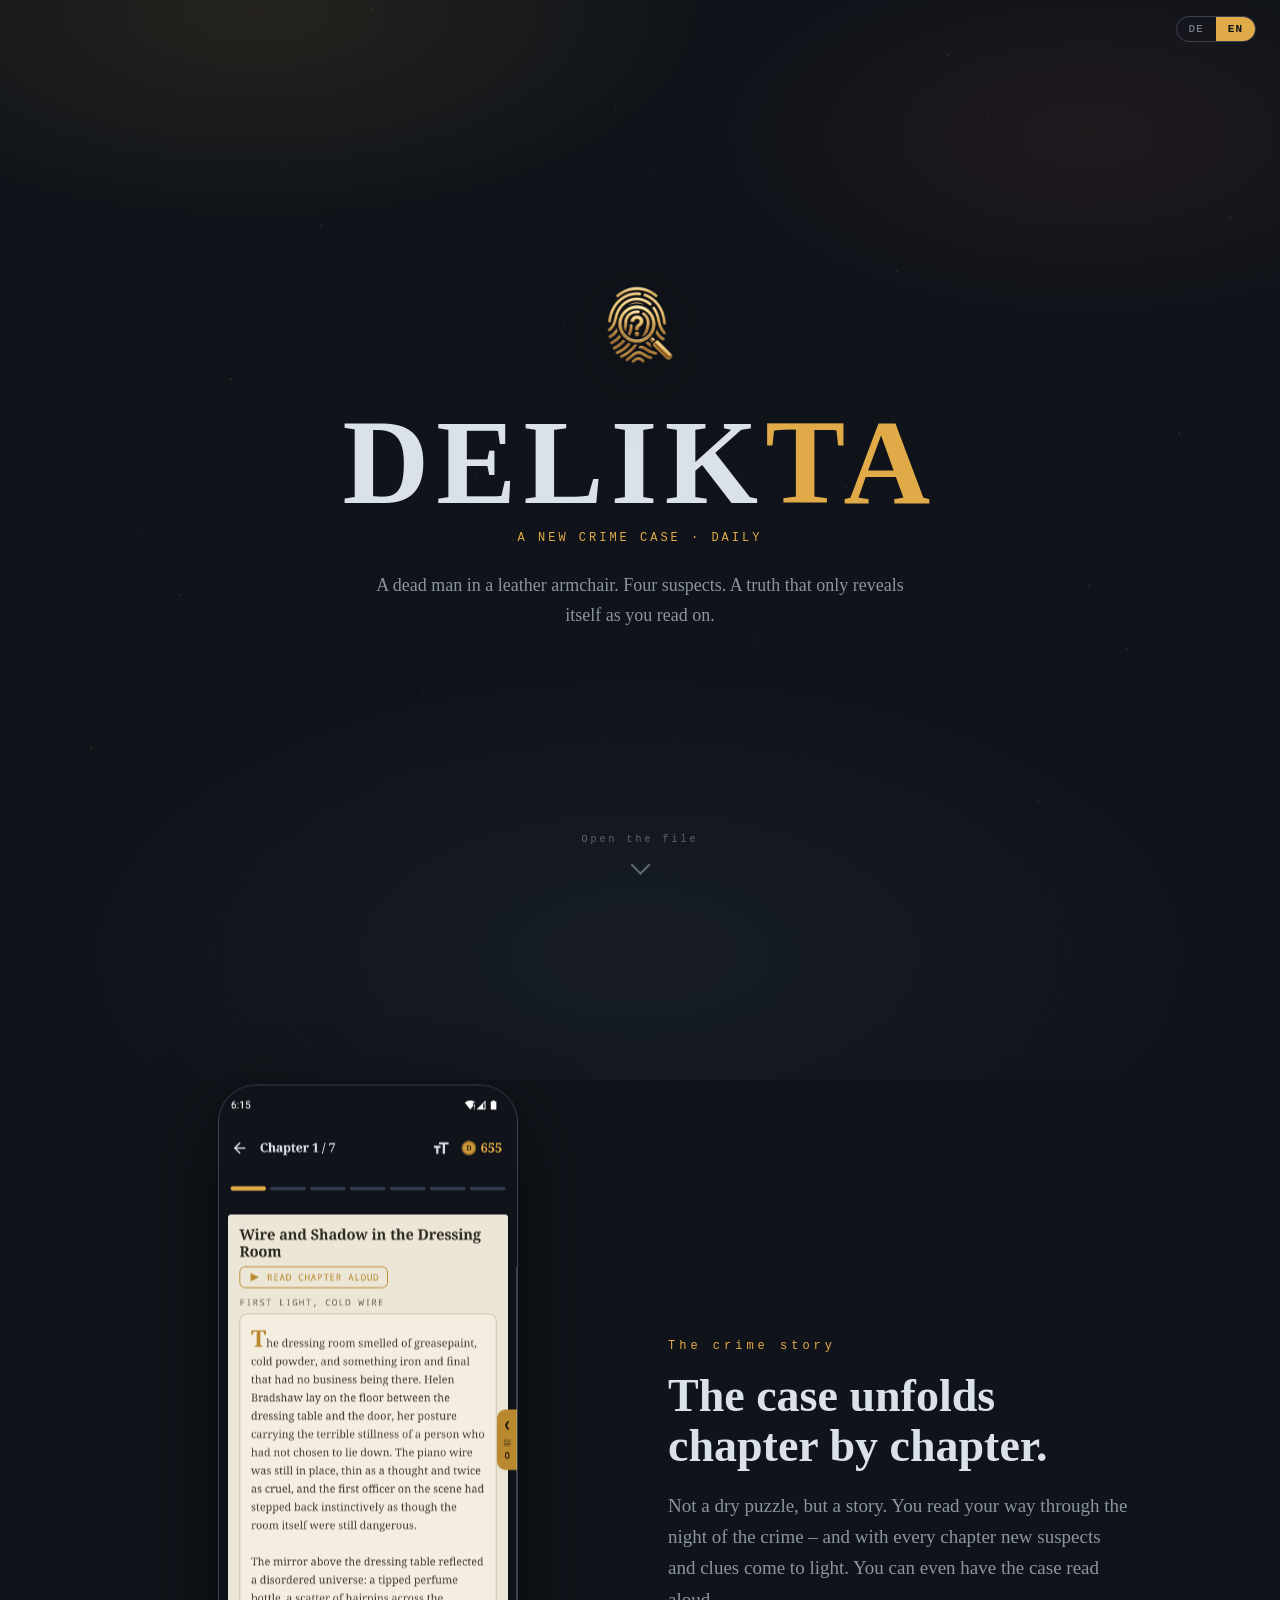
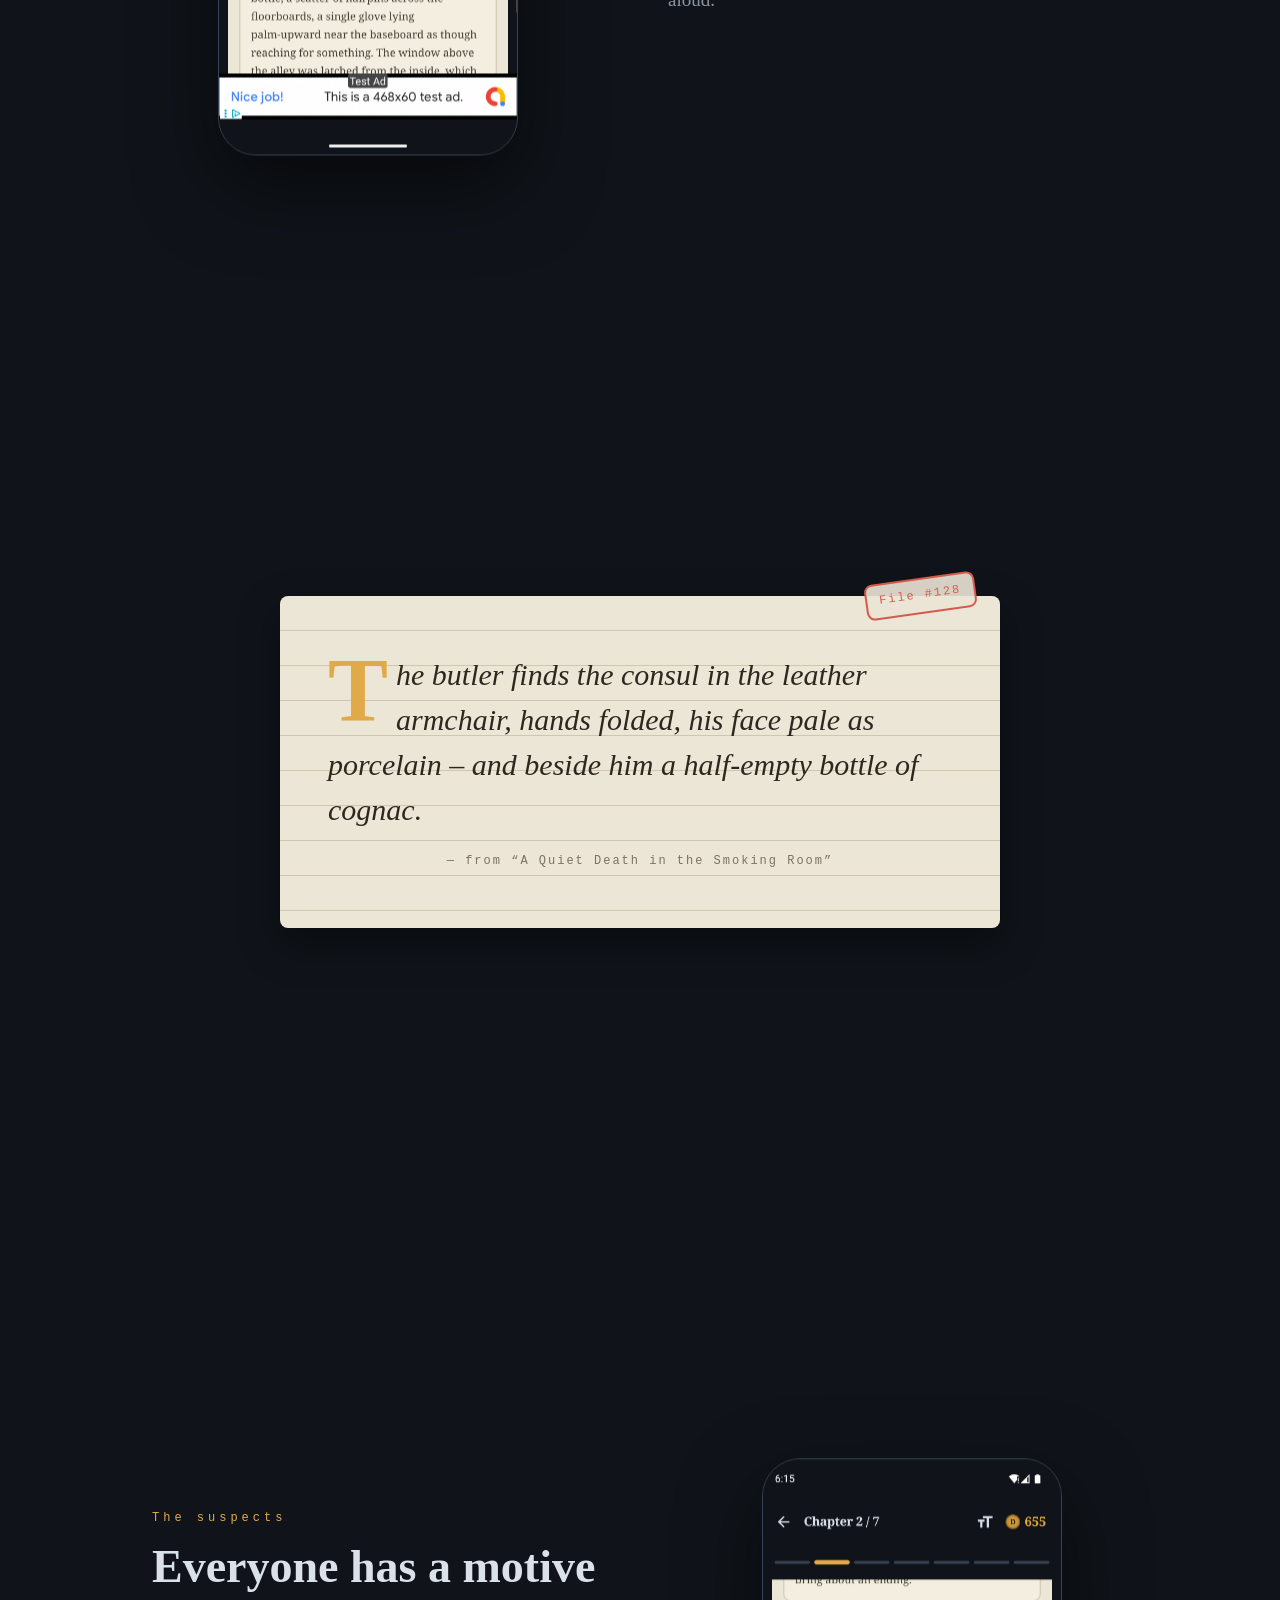
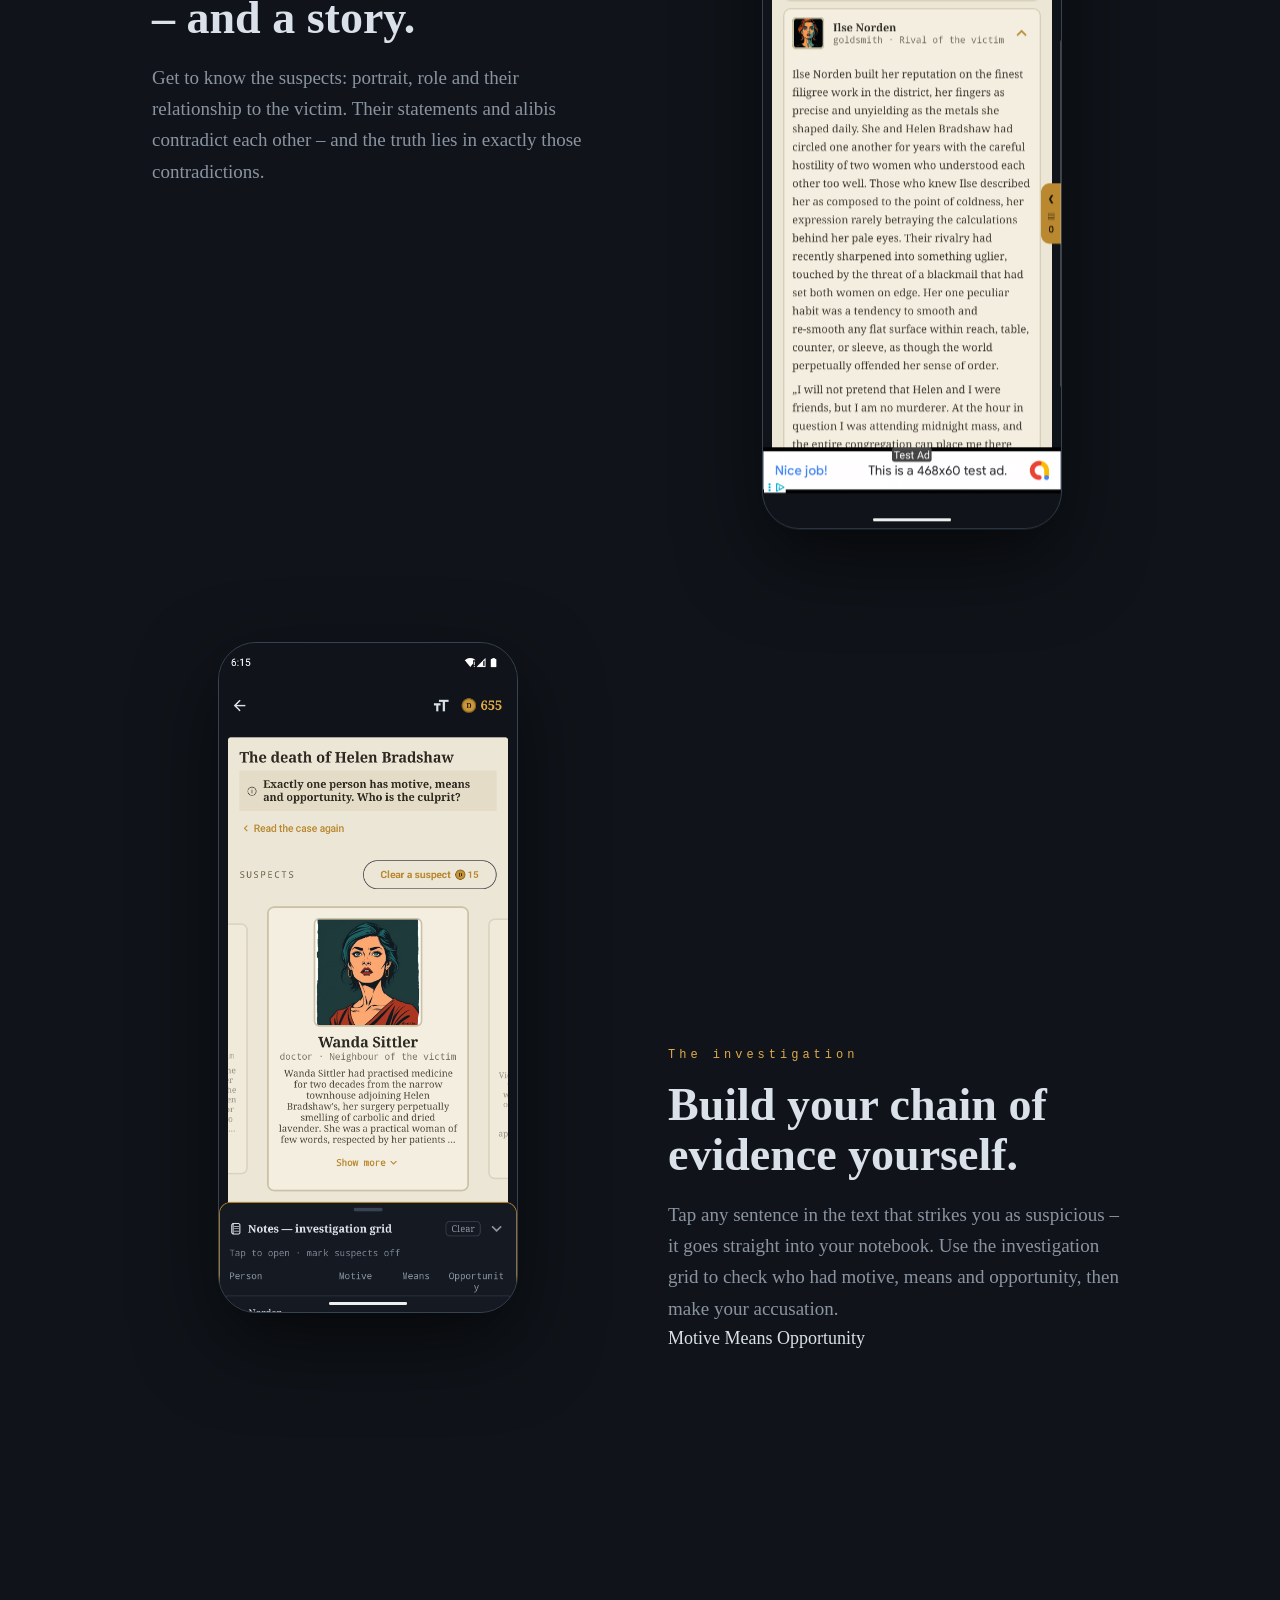
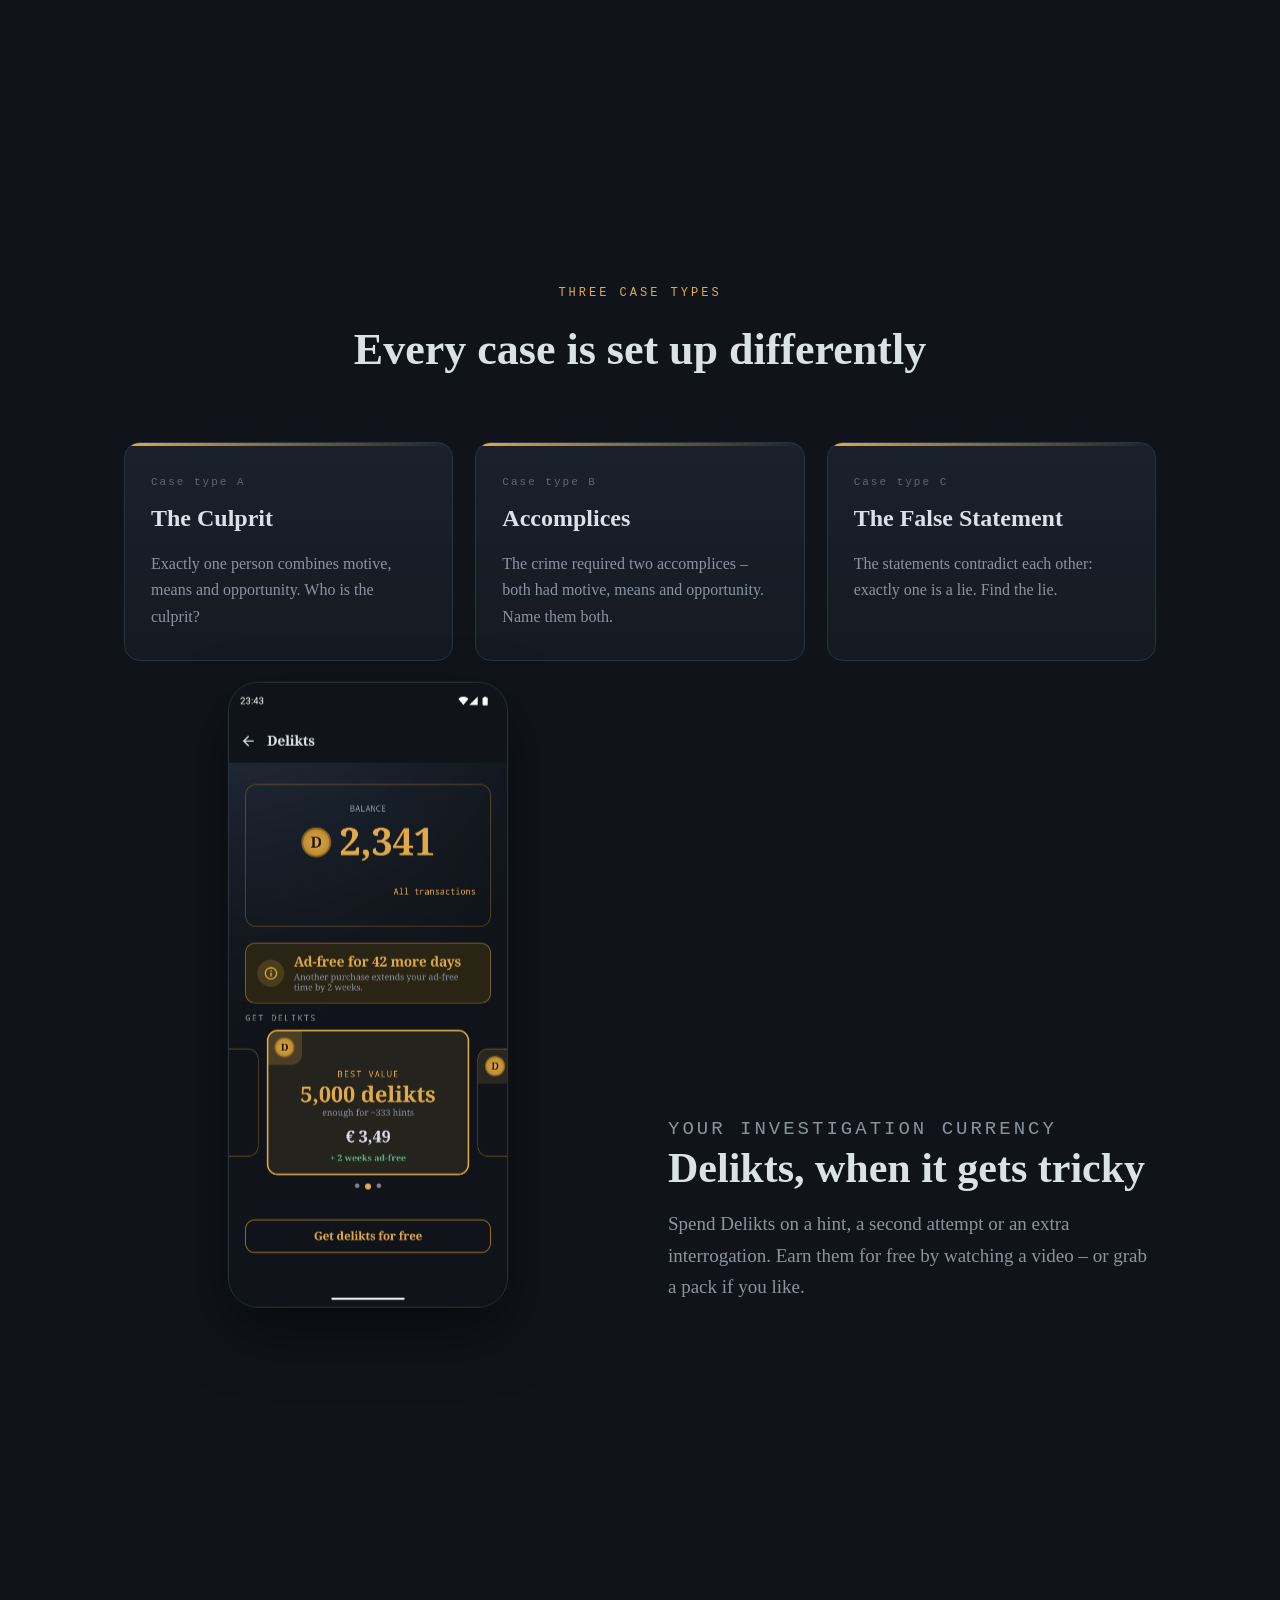
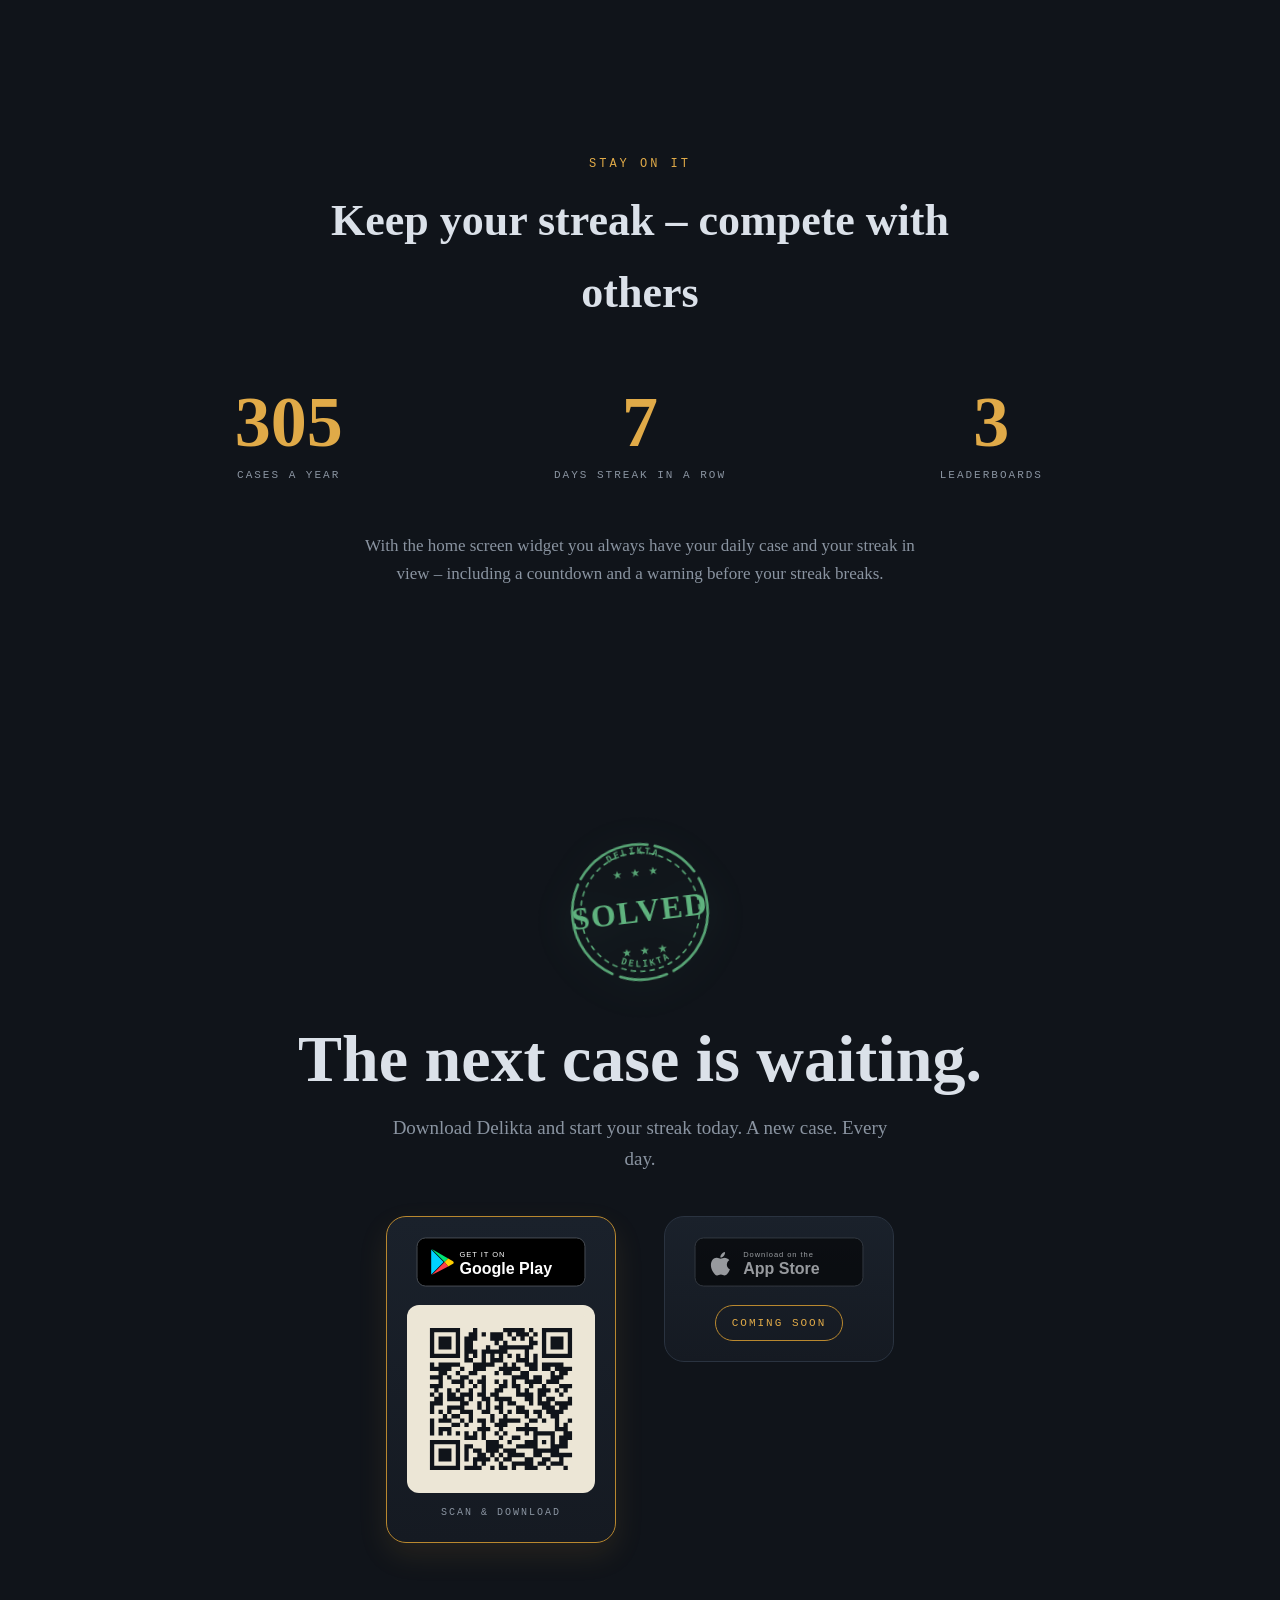
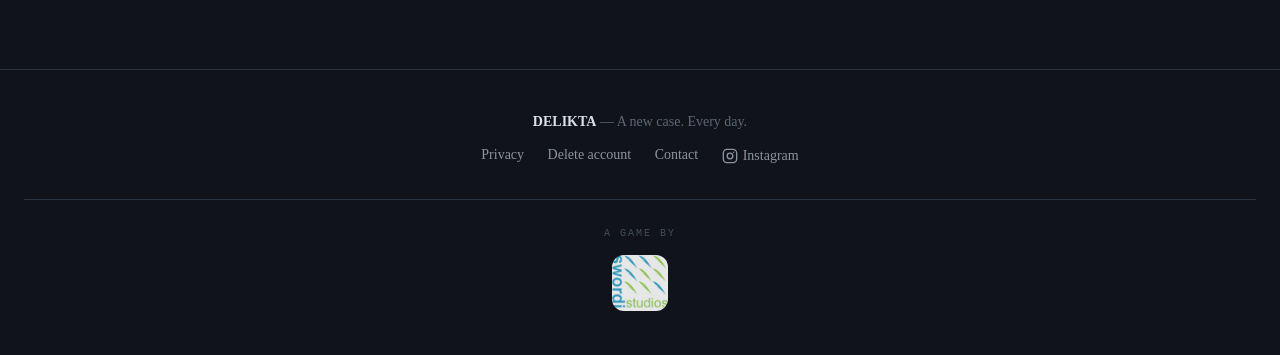
<file: index.html>
<!DOCTYPE html>
<html lang="de">
<head>
  <meta charset="utf-8">
  <meta name="viewport" content="width=device-width, initial-scale=1">
  <title data-i18n="meta.title">Delikta — Der Fall entfaltet sich</title>
  <meta name="description" data-i18n-attr="content:meta.description" content="Delikta: Ein neuer Kriminalfall. Jeden Tag. Erlebe, wie sich der Fall Kapitel für Kapitel entfaltet.">
  <link rel="icon" type="image/png" sizes="180x180" href="assets/icon-180.png">
  <link rel="apple-touch-icon" href="assets/icon-180.png">
  <style>
    :root{
      --bg:#10141A; --bg2:#151A22; --panel:#1A212B; --panel2:#202836;
      --line:#2A3340; --line2:#374252;
      --text:#DBE1E9; --muted:#8A94A1; --faint:#5D6776;
      --amber:#E0AA48; --amber-d:#B9882F; --red:#D65A4C; --green:#5FB27E;
      --paper:#ECE6D6; --paper-line:#CFC6AD; --ink:#2C2820; --frame:#3A4656;
      --serif:Georgia,"Times New Roman","Iowan Old Style",serif;
      --mono:ui-monospace,"SF Mono","Menlo","Consolas",monospace;
    }
    *{box-sizing:border-box;margin:0;padding:0}
    html{scroll-behavior:smooth; overflow-x:clip}
    body{
      background:var(--bg); color:var(--text); font-family:var(--serif);
      font-size:18px; line-height:1.65; -webkit-font-smoothing:antialiased;
      overflow-x:clip;
    }
    img{max-width:100%;display:block}
    .mono{font-family:var(--mono)}
    .kicker{
      font-family:var(--mono); font-size:12px; letter-spacing:3px;
      text-transform:uppercase; color:var(--amber);
    }

    /* ---------- Fortschritts-Leiste (Akte füllt sich) ---------- */
    .progress{
      position:fixed; top:0; left:0; height:3px; width:0%;
      background:linear-gradient(90deg,var(--amber-d),var(--amber));
      z-index:100; transition:width .1s linear;
    }

    /* ---------- Sticky Mini-Header ---------- */
    .topbar{
      position:fixed; top:0; left:0; right:0; z-index:90;
      display:flex; align-items:center; gap:12px;
      padding:14px 24px;
      background:linear-gradient(180deg,rgba(16,20,26,0),rgba(16,20,26,0));
      transition:background .4s;
      pointer-events:none;
    }
    .topbar.show{background:linear-gradient(180deg,rgba(16,20,26,.9),rgba(16,20,26,0))}
    /* Icon + Wortmarke erscheinen erst beim Scrollen … */
    .topbar img, .topbar .wordmark{opacity:0; transform:translateY(-8px); transition:opacity .4s,transform .4s}
    .topbar.show img, .topbar.show .wordmark{opacity:1; transform:none}
    /* … der Sprachumschalter ist von Anfang an sichtbar und klickbar */
    .topbar .lang-switch{pointer-events:auto}
    .topbar img{width:30px;height:30px}
    .topbar .wordmark{font-weight:800;letter-spacing:2px;font-size:16px}
    .topbar .wordmark b{color:var(--amber)}
    /* Sprachumschalter (in der Topbar, rechts) */
    .lang-switch{margin-left:auto;display:inline-flex;border:1px solid var(--line2);border-radius:999px;overflow:hidden;font-family:var(--mono)}
    .lang-switch button{background:transparent;color:var(--muted);border:none;padding:6px 12px;font-size:11px;letter-spacing:1px;cursor:pointer;font-family:var(--mono)}
    .lang-switch button[aria-pressed="true"]{background:var(--amber);color:var(--bg);font-weight:700}

    /* ---------- Atmosphärischer Hintergrund (Parallax-Ebenen) ---------- */
    .bg-layer{position:fixed; inset:0; z-index:-2; pointer-events:none}
    .fog{
      position:fixed; inset:-20% 0; z-index:-1; pointer-events:none;
      background:
        radial-gradient(60vw 40vh at 20% 15%, rgba(224,170,72,.10), transparent 60%),
        radial-gradient(50vw 35vh at 85% 25%, rgba(214,90,76,.08), transparent 60%),
        radial-gradient(70vw 50vh at 50% 90%, rgba(58,70,86,.18), transparent 65%);
      will-change:transform;
    }
    /* schwebende Staub-/Regenpartikel */
    .dust{position:fixed; inset:0; z-index:-1; pointer-events:none; opacity:.5}
    .dust span{
      position:absolute; width:2px; height:2px; border-radius:50%;
      background:var(--amber); opacity:.35; will-change:transform;
    }

    /* ---------- Reveal-Basisanimation ---------- */
    .reveal{opacity:0; transform:translateY(38px); transition:opacity .9s cubic-bezier(.2,.7,.2,1), transform .9s cubic-bezier(.2,.7,.2,1)}
    .reveal.in{opacity:1; transform:none}
    .reveal.d1{transition-delay:.12s}
    .reveal.d2{transition-delay:.24s}
    .reveal.d3{transition-delay:.36s}
    .reveal.blur{filter:blur(8px)}
    .reveal.blur.in{filter:blur(0)}

    section{position:relative}
    .wrap{max-width:1080px; margin:0 auto; padding:0 24px}

    /* ---------- HERO ---------- */
    .hero{min-height:100vh; display:flex; flex-direction:column; align-items:center; justify-content:center; text-align:center; padding:80px 24px}
    .hero .icon{width:112px;height:112px; filter:drop-shadow(0 12px 34px rgba(0,0,0,.6)); will-change:transform}
    .hero h1{
      font-size:clamp(52px,13vw,120px); font-weight:800; letter-spacing:.06em;
      margin:22px 0 6px; line-height:1;
    }
    .hero h1 b{color:var(--amber); font-weight:800}
    .hero .sub{font-style:italic; font-size:clamp(18px,3.5vw,26px); color:var(--text)}
    .hero .lede{max-width:560px; margin:22px auto 0; color:var(--muted); font-size:18px}
    .scroll-cue{
      position:absolute; bottom:28px; left:50%; transform:translateX(-50%);
      font-family:var(--mono); font-size:10px; letter-spacing:3px; color:var(--faint);
      display:flex; flex-direction:column; align-items:center; gap:10px;
    }
    .scroll-cue .arrow{width:14px;height:14px;border-right:2px solid var(--faint);border-bottom:2px solid var(--faint);transform:rotate(45deg);animation:bob 1.8s ease-in-out infinite}
    @keyframes bob{0%,100%{transform:rotate(45deg) translate(0,0)}50%{transform:rotate(45deg) translate(4px,4px)}}

    /* ---------- Story-Kapitel (Scrollytelling: sticky Phone + wechselnder Text) ---------- */
    .chapter{padding:14vh 0}
    .chapter-grid{display:grid; grid-template-columns:1fr 1fr; gap:56px; align-items:center}
    .chapter-grid.reverse{direction:rtl}
    .chapter-grid.reverse > *{direction:ltr}
    .stage{position:sticky; top:0; height:100vh; display:flex; align-items:center; justify-content:center}
    .phone{
      position:relative; width:min(300px,72vw);
      border-radius:38px; border:1px solid var(--line2);
      box-shadow:0 30px 80px rgba(0,0,0,.6); overflow:hidden; background:var(--panel);
      will-change:transform;
    }
    .phone img{width:100%}
    .chapter .text{max-width:460px}
    .chapter .num{font-family:var(--mono); font-size:12px; letter-spacing:4px; color:var(--amber); display:block; margin-bottom:14px}
    .chapter h2{font-size:clamp(30px,5vw,46px); font-weight:800; line-height:1.1; margin-bottom:18px}
    .chapter p{color:var(--muted); font-size:19px}
    .chapter .accent{color:var(--text)}

    /* ---------- „Papier"-Zwischenblock (Zitat aus dem Fall) ---------- */
    .quote{padding:16vh 0; text-align:center}
    .quote .paper{
      max-width:720px; margin:0 auto; background:var(--paper); color:var(--ink);
      border-radius:8px; padding:56px 48px; box-shadow:var(--shadow,0 16px 40px rgba(0,0,0,.45));
      background-image:repeating-linear-gradient(var(--paper) 0 34px, var(--paper-line) 34px 35px);
      position:relative;
    }
    .quote .paper .stamp{
      position:absolute; top:-18px; right:24px; transform:rotate(-8deg);
      font-family:var(--mono); font-size:12px; letter-spacing:2px;
      color:var(--red); border:2px solid var(--red); border-radius:8px; padding:6px 12px;
      background:rgba(236,230,214,.9);
    }
    .quote blockquote{font-size:clamp(22px,3.5vw,30px); line-height:1.5; font-style:italic; text-align:left}
    .quote .drop .dc{
      float:left; font-style:normal; font-weight:800; color:var(--amber);
      font-size:3em; line-height:.82; margin:2px 8px 0 0;
    }
    .quote cite{display:block; margin-top:20px; font-style:normal; font-family:var(--mono); font-size:12px; letter-spacing:2px; color:var(--ink-muted,#7A7363)}

    /* ---------- Falltypen (horizontale Karten, gestaffeltes Reveal) ---------- */
    .types{padding:12vh 0}
    .center-head{text-align:center; max-width:640px; margin:0 auto 56px}
    .center-head h2{font-size:clamp(30px,5vw,44px); font-weight:800; margin-top:10px}
    .type-row{display:grid; grid-template-columns:repeat(3,1fr); gap:22px}
    .tcard{
      background:linear-gradient(180deg,var(--panel),var(--bg2));
      border:1px solid var(--line); border-radius:16px; padding:30px 26px; position:relative; overflow:hidden;
    }
    .tcard::before{content:"";position:absolute;left:0;top:0;height:3px;width:100%;background:linear-gradient(90deg,var(--amber),transparent)}
    .tcard .t{font-family:var(--mono);font-size:11px;letter-spacing:2px;color:var(--faint)}
    .tcard h3{font-size:24px;margin:8px 0 12px}
    .tcard p{color:var(--muted);font-size:16px}

    /* ---------- Feature-Split (Bild + Text, Parallax auf Bild) ---------- */
    .feature{padding:14vh 0}
    .feature-grid{display:grid;grid-template-columns:1fr 1fr;gap:56px;align-items:center}
    .feature-grid.reverse .fcopy{order:2}
    .feature .shot{border-radius:30px;border:1px solid var(--line);box-shadow:0 24px 60px rgba(0,0,0,.5);width:min(280px,70vw);margin:0 auto;will-change:transform}
    .feature h2{font-size:clamp(28px,4.5vw,42px);font-weight:800;line-height:1.12;margin-bottom:16px}
    .feature p{color:var(--muted);font-size:19px}
    .feature .chips{display:flex;gap:10px;flex-wrap:wrap;margin-top:22px}
    .feature .chip{font-family:var(--mono);font-size:11px;letter-spacing:2px;text-transform:uppercase;border:1px solid var(--line2);border-radius:999px;padding:8px 14px;color:var(--text);background:var(--bg2)}

    /* ---------- Stat-Band (Zahlen zählen hoch) ---------- */
    .stats{padding:12vh 0}
    .stat-row{display:grid;grid-template-columns:repeat(3,1fr);gap:22px;text-align:center}
    .stat .big{font-size:clamp(44px,8vw,72px);font-weight:800;color:var(--amber);line-height:1}
    .stat .lbl{font-family:var(--mono);font-size:11px;letter-spacing:2px;text-transform:uppercase;color:var(--muted);margin-top:8px}
    .stats .note{max-width:560px;margin:48px auto 0;text-align:center;color:var(--muted);font-size:17px}

    /* ---------- Auflösung / CTA ---------- */
    .solve{min-height:100vh;display:flex;flex-direction:column;align-items:center;justify-content:center;text-align:center;padding:14vh 24px}
    .solve .stamp-img{
      flex:none; width:180px;height:180px;margin-bottom:22px;
      transform:rotate(-7deg);
      filter:drop-shadow(0 6px 18px rgba(95,178,126,.18));
    }
    /* sanftes „Aufstempeln" beim Erscheinen */
    .solve .stamp-img.reveal{opacity:0;transform:rotate(-7deg) scale(1.35)}
    .solve .stamp-img.reveal.in{opacity:1;transform:rotate(-7deg) scale(1);transition:opacity .5s ease, transform .55s cubic-bezier(.2,1.3,.4,1)}
    .solve h2{font-size:clamp(34px,7vw,66px);font-weight:800;line-height:1.05;margin-bottom:18px}
    .solve p{color:var(--muted);max-width:520px;margin:0 auto 34px;font-size:19px}
    /* ---- Download-Block: pro Plattform eine Einheit (Badge + Zusatz) ---- */
    .getapp{
      display:flex; align-items:flex-start; justify-content:center;
      gap:48px; flex-wrap:wrap; margin-top:8px;
    }
    .plat{
      display:flex; flex-direction:column; align-items:center; gap:18px;
      padding:20px; border-radius:20px; border:1px solid var(--line);
      background:linear-gradient(180deg,var(--panel),var(--bg2)); width:230px;
    }
    .plat-live{border-color:var(--amber-d); box-shadow:0 12px 30px rgba(224,170,72,.10)}
    .plat .badge{display:block; text-decoration:none; transition:transform .18s}
    .plat .badge:not(.badge-off):hover{transform:translateY(-2px)}
    .plat .badge svg{display:block; width:100%; height:auto}
    .plat .badge-off{opacity:.55; cursor:default}
    /* QR-Kachel unter dem Android-Badge */
    .qrtile{
      display:flex; flex-direction:column; align-items:center; gap:12px;
      text-decoration:none; width:100%;
    }
    .qrtile img{width:100%; border-radius:12px; background:var(--paper); padding:10px}
    .qrtile span{font-family:var(--mono);font-size:10px;letter-spacing:2px;text-transform:uppercase;color:var(--muted)}
    /* iOS-Hinweis */
    .soon-note{
      font-family:var(--mono); font-size:11px; letter-spacing:2px; text-transform:uppercase;
      color:var(--amber); border:1px solid var(--amber-d); border-radius:999px; padding:8px 16px;
    }
    @media(max-width:560px){
      .getapp{gap:28px}
      .plat{width:min(280px,86vw)}
    }

    footer{border-top:1px solid var(--line);padding:40px 24px;text-align:center;color:var(--faint);font-size:14px}
    footer a{color:var(--muted);text-decoration:none;margin:0 10px}
    footer a:hover{color:var(--text)}
    footer a.ig{display:inline-flex;align-items:center;gap:5px;vertical-align:middle}
    footer a.ig svg{display:block}
    /* dezenter Studio-Credit */
    footer .studio{display:flex;flex-direction:column;align-items:center;gap:12px;margin:32px 0 4px;padding-top:26px;border-top:1px solid var(--line);font-family:var(--mono);font-size:10px;letter-spacing:2px;text-transform:uppercase;color:var(--faint);text-decoration:none;transition:opacity .18s}
    footer .studio:hover{opacity:1;text-decoration:none}
    footer .studio .studio-label{opacity:.7}
    footer .studio img{width:56px;height:56px;border-radius:12px;opacity:.9;transition:opacity .18s,transform .18s}
    footer .studio:hover img{opacity:1;transform:translateY(-2px)}

    /* ---------- Responsive ---------- */
    @media(max-width:860px){
      .chapter-grid,.feature-grid{grid-template-columns:1fr;gap:30px}
      .chapter-grid.reverse{direction:ltr}
      .feature-grid.reverse .fcopy{order:0}
      .stage{position:relative;height:auto;padding:20px 0}
      .type-row{grid-template-columns:1fr}
      .stat-row{grid-template-columns:1fr;gap:36px}
      .chapter{padding:8vh 0}
      /* Texte auf schmalen Screens zentrieren wirkt aufgeräumter */
      .chapter .text,.feature .fcopy{max-width:none;text-align:center}
      .chapter .chips{justify-content:center}
    }

    /* ---------- Smartphone (≤560px): Typo & Abstände zähmen ---------- */
    @media(max-width:560px){
      body{font-size:16px}
      .wrap{padding:0 18px}
      /* lange Wörter/Überschriften nie über den Rand */
      h1,h2,h3,p,blockquote{overflow-wrap:anywhere}
      .hero{padding:72px 16px 56px}
      .hero h1{font-size:clamp(38px,11.5vw,52px); letter-spacing:0}
      .hero .lede{font-size:16px}
      .kicker{font-size:10px; letter-spacing:2px}
      .chapter h2{font-size:clamp(26px,7.5vw,34px)}
      .chapter p{font-size:16px}
      .center-head h2,.feature h2{font-size:clamp(25px,7vw,34px)}
      .feature p,.quote blockquote{font-size:clamp(18px,5.2vw,22px)}
      .solve h2{font-size:clamp(28px,8.5vw,40px)}
      .solve p{font-size:16px}
      /* Papier-Akte: schmalere Innenabstände, Stempel nicht überstehen lassen */
      .quote .paper{padding:34px 22px}
      .quote .paper .stamp{right:12px; top:-14px; font-size:10px; padding:5px 9px}
      .quote .drop .dc{font-size:2.6em; margin:2px 6px 0 0}
      /* Karten & Stat kompakter */
      .tcard{padding:24px 20px}
      .stat .big{font-size:clamp(40px,13vw,56px)}
      .chapter .num{letter-spacing:3px}
    }
    @media(max-width:380px){
      .kicker{letter-spacing:1.5px}
      .hero .kicker{font-size:9px}
    }
    /* Barrierefreiheit: Bewegung reduzieren */
    @media(prefers-reduced-motion:reduce){
      .reveal{opacity:1!important;transform:none!important;filter:none!important;transition:none}
      .fog,.dust,.hero .icon,.phone,.feature .shot{transform:none!important}
      .scroll-cue .arrow{animation:none}
      html{scroll-behavior:auto}
    }
  </style>
</head>
<body>
  <div class="progress" id="progress"></div>

  <!-- Parallax-Hintergrundebenen -->
  <div class="fog" id="fog"></div>
  <div class="dust" id="dust" aria-hidden="true"></div>

  <!-- Sticky Mini-Header (erscheint nach dem Hero) -->
  <div class="topbar" id="topbar">
    <img src="assets/icon-96.png" alt="">
    <span class="wordmark" data-i18n-html="brand.wordmark">DELIK<b>TA</b></span>
    <div class="lang-switch" role="group" data-i18n-attr="aria-label:lang.switch.aria" aria-label="Sprache / Language">
      <button type="button" data-set-lang="de" aria-pressed="false">DE</button>
      <button type="button" data-set-lang="en" aria-pressed="true">EN</button>
    </div>
  </div>

  <!-- ============ HERO ============ -->
  <header class="hero">
    <img class="icon" id="heroIcon" src="assets/icon-fg.png" alt="Delikta" data-i18n-attr="alt:hero.icon.alt">
    <h1 data-i18n-html="hero.h1">DELIK<b>TA</b></h1>
    <p class="kicker reveal in" data-i18n="hero.kicker">Ein neuer Kriminalfall · täglich</p>
    <p class="lede reveal in d2" data-i18n="hero.lede">Ein Toter im Ledersessel. Vier Verdächtige. Eine Wahrheit, die sich erst beim Weiterlesen zeigt.</p>
    <div class="scroll-cue">
      <span data-i18n="hero.scrollcue">Fall öffnen</span>
      <span class="arrow"></span>
    </div>
  </header>

  <!-- ============ KAPITEL 1 — Der Tatort ============ -->
  <section class="chapter">
    <div class="wrap chapter-grid">
      <div class="stage">
        <div class="phone parallax" data-speed="0.06">
          <img src="assets/screenshots/story_de.png" alt="Delikta — der Fall entfaltet sich Kapitel für Kapitel" data-i18n-attr="alt:chapter.krimi.img.alt,src:chapter.krimi.img.src">
        </div>
      </div>
      <div class="text">
        <span class="num reveal" data-i18n="chapter.krimi.num">Die Kriminalgeschichte</span>
        <h2 class="reveal d1" data-i18n-html="chapter.krimi.h2">Der Fall entfaltet sich <span class="accent">Kapitel für Kapitel.</span></h2>
        <p class="reveal d2" data-i18n="chapter.krimi.p">Kein trockenes Rätsel, sondern eine Geschichte. Du liest dich durch die Nacht des Verbrechens – und mit jedem Kapitel treten neue Verdächtige und Hinweise ans Licht. Lass dir den Fall sogar vorlesen.</p>
      </div>
    </div>
  </section>

  <!-- ============ ZITAT-PAPIER ============ -->
  <section class="quote">
    <div class="wrap">
      <div class="paper reveal blur">
        <span class="stamp" data-i18n="quote.stamp">Akte #128</span>
        <blockquote class="drop" data-i18n-html="quote.text"><span class="dc">D</span>er Hausdiener findet den Konsul im Ledersessel, die Hände gefaltet, das Gesicht blass wie Porzellan – und neben ihm eine halbleere Flasche Kognak.</blockquote>
        <cite data-i18n="quote.cite">— aus „Stiller Tod im Rauchsalon“</cite>
      </div>
    </div>
  </section>

  <!-- ============ KAPITEL — Die Verdächtigen ============ -->
  <section class="chapter">
    <div class="wrap chapter-grid reverse">
      <div class="stage">
        <div class="phone parallax" data-speed="-0.05">
          <img src="assets/screenshots/suspects_de.png" alt="Delikta — die Verdächtigen mit Porträt, Rolle und Aussage" data-i18n-attr="alt:chapter.suspects.img.alt,src:chapter.suspects.img.src">
        </div>
      </div>
      <div class="text">
        <span class="num reveal" data-i18n="chapter.suspects.num">Die Verdächtigen</span>
        <h2 class="reveal d1" data-i18n-html="chapter.suspects.h2">Jeder hat ein <span class="accent">Motiv – und eine Geschichte.</span></h2>
        <p class="reveal d2" data-i18n="chapter.suspects.p">Lerne die Verdächtigen kennen: Porträt, Rolle und ihre Beziehung zum Opfer. Ihre Aussagen und Alibis widersprechen sich – und genau in diesen Widersprüchen liegt die Wahrheit.</p>
      </div>
    </div>
  </section>

  <!-- ============ KAPITEL — Die Ermittlung ============ -->
  <section class="chapter">
    <div class="wrap chapter-grid">
      <div class="stage">
        <div class="phone parallax" data-speed="0.06">
          <img src="assets/screenshots/investigation_de.png" alt="Delikta — Verdächtige und Ermittlungsraster" data-i18n-attr="alt:chapter.investigation.img.alt,src:chapter.investigation.img.src">
        </div>
      </div>
      <div class="text">
        <span class="num reveal" data-i18n="chapter.investigation.num">Die Ermittlung</span>
        <h2 class="reveal d1" data-i18n-html="chapter.investigation.h2">Sammle deine <span class="accent">Beweiskette selbst.</span></h2>
        <p class="reveal d2" data-i18n="chapter.investigation.p">Tippe im Text auf jeden Satz, der dir verdächtig vorkommt – er wandert in dein Hinweisbuch. Prüfe im Ermittlungsraster, wer Motiv, Mittel und Gelegenheit hatte, und erhebe Anklage.</p>
        <div class="chips reveal d3">
          <span class="chip" data-i18n="chapter.investigation.chip.motiv">Motiv</span>
          <span class="chip" data-i18n="chapter.investigation.chip.mittel">Mittel</span>
          <span class="chip" data-i18n="chapter.investigation.chip.gelegenheit">Gelegenheit</span>
        </div>
      </div>
    </div>
  </section>

  <!-- ============ FALLTYPEN ============ -->
  <section class="types">
    <div class="wrap">
      <div class="center-head">
        <p class="kicker reveal" data-i18n="types.kicker">Drei Falltypen</p>
        <h2 class="reveal d1" data-i18n="types.h2">Jeder Fall ist anders gelagert</h2>
      </div>
      <div class="type-row">
        <article class="tcard reveal">
          <p class="t" data-i18n="types.a.tag">Fall-Typ A</p>
          <h3 data-i18n="types.a.h3">Täter</h3>
          <p data-i18n="types.a.p">Genau eine Person vereint Motiv, Mittel und Gelegenheit. Wer ist der Täter?</p>
        </article>
        <article class="tcard reveal d1">
          <p class="t" data-i18n="types.b.tag">Fall-Typ B</p>
          <h3 data-i18n="types.b.h3">Komplizen</h3>
          <p data-i18n="types.b.p">Die Tat erforderte zwei Komplizen – beide hatten Motiv, Mittel und Gelegenheit. Benenne beide.</p>
        </article>
        <article class="tcard reveal d2">
          <p class="t" data-i18n="types.c.tag">Fall-Typ C</p>
          <h3 data-i18n="types.c.h3">Falsche Aussage</h3>
          <p data-i18n="types.c.p">Die Aussagen widersprechen sich: Genau eine ist gelogen. Finde die Lüge.</p>
        </article>
      </div>
    </div>
  </section>

  <!-- ============ FEATURE — Delikts ============ -->
  <section class="feature">
    <div class="wrap feature-grid">
      <div class="fshot">
        <img class="shot parallax" data-speed="0.04" src="assets/screenshots/delikts_de.png" alt="Delikta — Deliktübersicht mit Kontostand und Verlauf" data-i18n-attr="alt:feature.delikts.img.alt,src:feature.delikts.img.src">
      </div>
      <div class="fcopy">
        <p class="kicker reveal" data-i18n="feature.delikts.kicker">Deine Ermittlungswährung</p>
        <h2 class="reveal d1" data-i18n="feature.delikts.h2">Delikts, wenn's knifflig wird</h2>
        <p class="reveal d2" data-i18n="feature.delikts.p">Setze Delikts für einen Tipp, einen zweiten Versuch oder eine zusätzliche Befragung ein. Verdiene sie kostenlos per Video – oder hol dir ein Paket, wenn du magst.</p>
      </div>
    </div>
  </section>

  <!-- ============ STAT-BAND — Serie & Bestenliste ============ -->
  <section class="stats">
    <div class="wrap">
      <div class="center-head">
        <p class="kicker reveal" data-i18n="stats.kicker">Bleib dran</p>
        <h2 class="reveal d1" data-i18n="stats.h2">Halte deine Serie – miss dich mit anderen</h2>
      </div>
      <div class="stat-row">
        <div class="stat reveal">
          <div class="big" data-count="365">0</div>
          <div class="lbl" data-i18n="stats.faelle.label">Fälle im Jahr</div>
        </div>
        <div class="stat reveal d1">
          <div class="big" data-count="8" data-suffix="">0</div>
          <div class="lbl" data-i18n="stats.serie.label">Tage Serie in Folge</div>
        </div>
        <div class="stat reveal d2">
          <div class="big" data-count="4" data-suffix="">0</div>
          <div class="lbl" data-i18n="stats.bestenlisten.label">Bestenlisten</div>
        </div>
      </div>
      <p class="note reveal d3" data-i18n="stats.note">Mit dem Homescreen-Widget hast du deinen Tagesfall und deine Serie immer im Blick – samt Countdown und Warnung, bevor die Serie reißt.</p>
    </div>
  </section>

  <!-- ============ AUFLÖSUNG / CTA ============ -->
  <section class="solve">
    <img class="stamp-img reveal" src="assets/stamp-geloest.svg" alt="Gelöst" width="180" height="180" data-i18n-attr="alt:solve.stamp.alt,src:solve.stamp.src">
    <h2 class="reveal d1" data-i18n="solve.h2">Der nächste Fall wartet.</h2>
    <p class="reveal d2" data-i18n="solve.p">Lade Delikta und beginne noch heute deine Serie. Ein neuer Fall. Jeden Tag.</p>

    <div class="getapp reveal d2">
      <!-- Android: Badge + QR zusammenstehend -->
      <div class="plat plat-live">
        <a class="badge" href="https://play.google.com/store/apps/details?id=io.delikta.game" target="_blank" rel="noopener" aria-label="Delikta bei Google Play herunterladen" data-i18n-attr="aria-label:solve.android.badge.aria">
          <svg viewBox="0 0 180 53" width="170" height="50" role="img" aria-hidden="true">
            <rect x="1" y="1" width="178" height="51" rx="9" fill="#000" stroke="#4a4f57"/>
            <g transform="translate(16,12.5)">
              <path fill="#00D2FF" d="M0 .7C-.1 1 0 1.3 0 1.7v24.6c0 .4 0 .7.1 1L13.2 14 0 .7Z"/>
              <path fill="#00E676" d="M.6.2 18 10.2l-3.8 3.8L.6.2Z"/>
              <path fill="#FFCE00" d="M18 10.2l4.7 2.7c1.6.9 1.6 2.4 0 3.3L18 18.9 14.2 14 18 10.2Z"/>
              <path fill="#FF3D47" d="M.6 27.8 14.2 14 18 18.9.6 27.8Z"/>
            </g>
            <text x="46" y="21" fill="#fff" font-family="Arial,Helvetica,sans-serif" font-size="8" letter-spacing="1">GET IT ON</text>
            <text x="46" y="39" fill="#fff" font-family="Arial,Helvetica,sans-serif" font-size="17" font-weight="600">Google Play</text>
          </svg>
        </a>
        <a class="qrtile" href="https://play.google.com/store/apps/details?id=io.delikta.game" target="_blank" rel="noopener" aria-label="Delikta bei Google Play – QR-Code scannen" data-i18n-attr="aria-label:solve.android.qr.aria">
          <img src="assets/qr-android.svg" alt="QR-Code: Delikta bei Google Play" data-i18n-attr="alt:solve.android.qr.img.alt">
          <span data-i18n="solve.android.qr.label">Scannen &amp; laden</span>
        </a>
      </div>

      <!-- iOS: Badge + Hinweis zusammenstehend -->
      <div class="plat plat-soon">
        <span class="badge badge-off" aria-label="Delikta im App Store – bald verfügbar" data-i18n-attr="aria-label:solve.ios.badge.aria">
          <svg viewBox="0 0 180 53" width="170" height="50" role="img" aria-hidden="true">
            <rect x="1" y="1" width="178" height="51" rx="9" fill="#000" stroke="#4a4f57"/>
            <path fill="#fff" transform="translate(18,13)" d="M13.6 6.9c-.9 1.1-2.3 2-3.7 1.9-.2-1.4.5-2.9 1.3-3.8.9-1.1 2.4-1.9 3.6-2 .2 1.5-.4 2.9-1.2 3.9Zm1.2 2c-2 0-3.7 1.1-4.7 1.1-1 0-2.5-1.1-4.1-1-2.1 0-4.1 1.2-5.1 3.1-2.2 3.8-.6 9.4 1.6 12.5 1 1.5 2.3 3.2 3.9 3.1 1.5-.1 2.1-1 4-1s2.4 1 4.1 1c1.7 0 2.7-1.5 3.8-3 1.2-1.7 1.6-3.4 1.7-3.5-.1 0-3.3-1.3-3.3-5 0-3.1 2.5-4.5 2.6-4.6-1.4-2.1-3.6-2.3-4.4-2.4Z"/>
            <text x="52" y="21" fill="#fff" font-family="Arial,Helvetica,sans-serif" font-size="8" letter-spacing="1">Download on the</text>
            <text x="52" y="39" fill="#fff" font-family="Arial,Helvetica,sans-serif" font-size="17" font-weight="600">App Store</text>
          </svg>
        </span>
        <span class="soon-note" data-i18n="solve.ios.soon">In Kürze verfügbar</span>
      </div>
    </div>
  </section>

  <footer>
    <p data-i18n-html="footer.brandline"><strong style="color:var(--text)">DELIKTA</strong> — Ein neuer Fall. Jeden Tag.</p>
    <p style="margin-top:10px">
      <a href="privacy.html" data-i18n="footer.link.privacy">Datenschutz</a>
      <a href="delete-account.html" data-i18n="footer.link.delete">Account löschen</a>
      <a href="mailto:swordistudios@gmail.com" data-i18n="footer.link.contact">Kontakt</a>
      <a class="ig" href="https://www.instagram.com/playdelikta" target="_blank" rel="noopener" aria-label="Delikta auf Instagram">
        <svg viewBox="0 0 24 24" width="16" height="16" fill="none" stroke="currentColor" stroke-width="2" aria-hidden="true">
          <rect x="2" y="2" width="20" height="20" rx="5.5"/>
          <circle cx="12" cy="12" r="4.2"/>
          <circle cx="17.6" cy="6.4" r="1.1" fill="currentColor" stroke="none"/>
        </svg>
        Instagram
      </a>
    </p>
    <a class="studio" href="https://swordistudios.com/" target="_blank" rel="noopener">
      <span class="studio-label" data-i18n="footer.studio">Ein Spiel von</span>
      <img src="assets/swordistudios.png" alt="swordi.studios" width="56" height="56">
    </a>
  </footer>

  <script>
  (function(){
    "use strict";
    var reduce = window.matchMedia && window.matchMedia("(prefers-reduced-motion: reduce)").matches;

    /* ---- Reveal on scroll via IntersectionObserver ---- */
    var reveals = document.querySelectorAll(".reveal:not(.in)");
    if ("IntersectionObserver" in window && !reduce){
      var io = new IntersectionObserver(function(entries){
        entries.forEach(function(e){
          if(e.isIntersecting){ e.target.classList.add("in"); io.unobserve(e.target); }
        });
      }, {threshold:0.18, rootMargin:"0px 0px -8% 0px"});
      reveals.forEach(function(el){ io.observe(el); });
    } else {
      reveals.forEach(function(el){ el.classList.add("in"); });
    }

    /* ---- Count-up für Statistiken ---- */
    var counters = document.querySelectorAll("[data-count]");
    function runCount(el){
      var target = parseInt(el.getAttribute("data-count"),10);
      var suffix = el.getAttribute("data-suffix")||"";
      if(reduce){ el.textContent = target+suffix; return; }
      var start = null, dur = 1400;
      function step(ts){
        if(!start) start = ts;
        var p = Math.min((ts-start)/dur,1);
        var eased = 1-Math.pow(1-p,3);
        el.textContent = Math.round(target*eased)+suffix;
        if(p<1) requestAnimationFrame(step);
      }
      requestAnimationFrame(step);
    }
    if ("IntersectionObserver" in window){
      var cio = new IntersectionObserver(function(entries){
        entries.forEach(function(e){ if(e.isIntersecting){ runCount(e.target); cio.unobserve(e.target); } });
      }, {threshold:0.6});
      counters.forEach(function(el){ cio.observe(el); });
    } else { counters.forEach(runCount); }

    /* ---- Parallax + Fortschritt + Topbar (rAF-gedrosselt) ---- */
    var fog = document.getElementById("fog");
    var heroIcon = document.getElementById("heroIcon");
    var topbar = document.getElementById("topbar");
    var progress = document.getElementById("progress");
    var parallax = Array.prototype.slice.call(document.querySelectorAll(".parallax"));
    var dustEls = [];

    /* Staubpartikel erzeugen */
    (function makeDust(){
      if(reduce) return;
      var host = document.getElementById("dust");
      var N = window.innerWidth < 640 ? 14 : 28;
      for(var i=0;i<N;i++){
        var s = document.createElement("span");
        var x = (i*37)%100, y = (i*53)%100;           // deterministisch, kein Math.random
        s.style.left = x+"vw"; s.style.top = y+"vh";
        s.style.opacity = (0.15 + ((i*7)%20)/100).toFixed(2);
        var sc = 1 + ((i*11)%6)/2; s.style.transform = "scale("+sc+")";
        s.dataset.speed = (0.02 + ((i%5)*0.015)).toFixed(3);
        host.appendChild(s); dustEls.push(s);
      }
    })();

    var ticking = false;
    function onScroll(){
      if(ticking) return;
      ticking = true;
      requestAnimationFrame(function(){
        var y = window.pageYOffset || document.documentElement.scrollTop;
        var docH = document.documentElement.scrollHeight - window.innerHeight;
        var ratio = docH>0 ? y/docH : 0;

        progress.style.width = (ratio*100).toFixed(2)+"%";
        if(y>window.innerHeight*0.6){ topbar.classList.add("show"); } else { topbar.classList.remove("show"); }

        if(!reduce){
          fog.style.transform = "translateY("+(y*0.15)+"px)";
          if(heroIcon && y < window.innerHeight){
            heroIcon.style.transform = "translateY("+(y*0.25)+"px) scale("+(1 - Math.min(y/2400,0.12))+")";
          }
          /* Screenshots: leichte, tiefengestaffelte Bewegung */
          parallax.forEach(function(el){
            var r = el.getBoundingClientRect();
            var center = r.top + r.height/2 - window.innerHeight/2;
            var sp = parseFloat(el.dataset.speed)||0;
            el.style.transform = "translateY("+(center*sp*-1)+"px)";
          });
          dustEls.forEach(function(el){
            var sp = parseFloat(el.dataset.speed)||0;
            el.style.transform += "";
            el.style.transform = "translateY("+(y*sp*-1)+"px)";
          });
        }
        ticking = false;
      });
    }
    window.addEventListener("scroll", onScroll, {passive:true});
    window.addEventListener("resize", onScroll, {passive:true});
    onScroll();
  })();
  </script>
  <script src="js/i18n.js"></script>
</body>
</html>
</file>
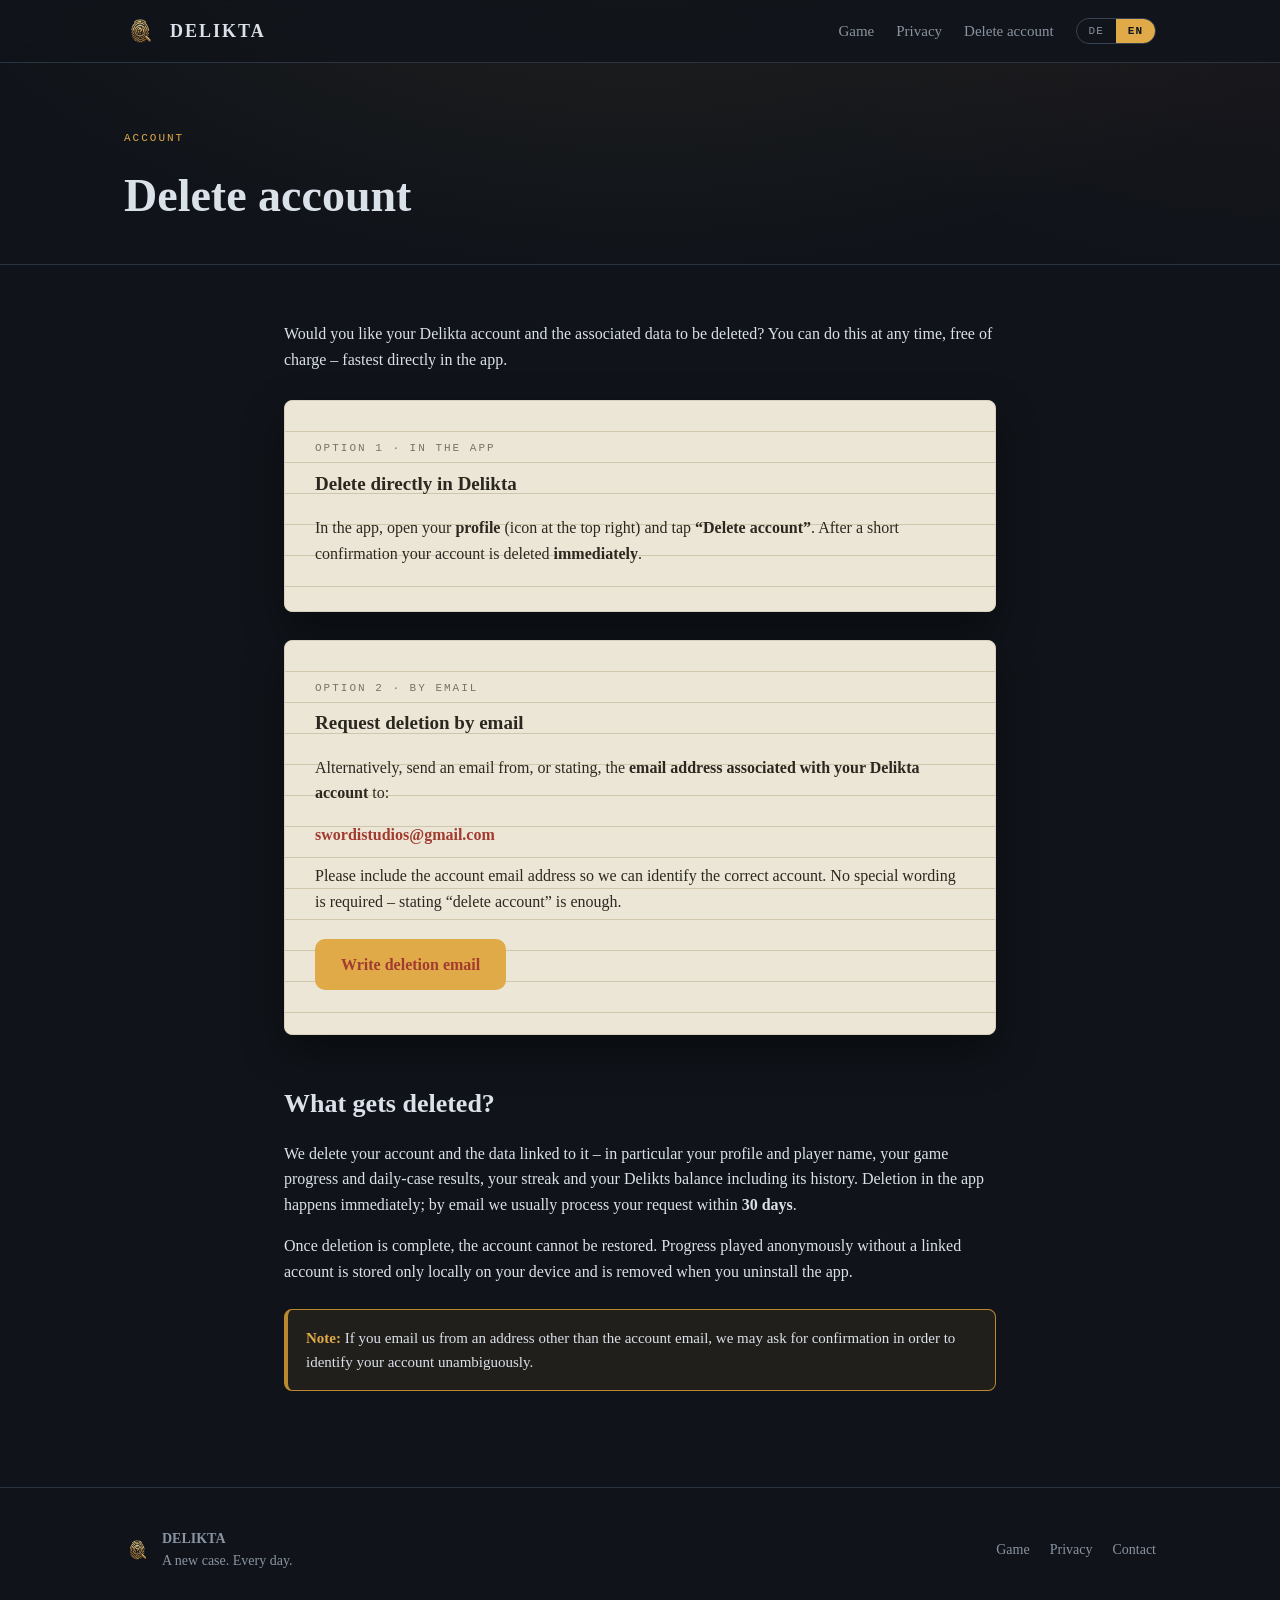
<file: delete-account.html>
<!DOCTYPE html>
<html lang="de">
<head>
  <meta charset="utf-8">
  <meta name="viewport" content="width=device-width, initial-scale=1">
  <title>Delikta — Account löschen</title>
  <meta name="description" content="So lässt du dein Delikta-Konto und die zugehörigen Daten löschen.">
  <link rel="icon" type="image/png" sizes="180x180" href="assets/icon-180.png">
  <link rel="apple-touch-icon" href="assets/icon-180.png">
  <link rel="stylesheet" href="css/style.css">
</head>
<body>
  <header class="site-header">
    <nav class="nav" aria-label="Hauptnavigation">
      <a class="brand" href="index.html">
        <img src="assets/icon-96.png" alt="" width="34" height="34">
        <span>DELIKTA</span>
      </a>
      <div class="nav-links">
        <a class="nav-text" href="index.html" data-i18n="nav.home">Spiel</a>
        <a class="nav-text" href="privacy.html" data-i18n="nav.privacy">Datenschutz</a>
        <a class="nav-text" href="delete-account.html" data-i18n="nav.delete">Account löschen</a>
        <div class="lang-switch" role="group" aria-label="Sprache / Language">
          <button type="button" data-set-lang="de" aria-pressed="true">DE</button>
          <button type="button" data-set-lang="en" aria-pressed="false">EN</button>
        </div>
      </div>
    </nav>
  </header>

  <main>
    <section class="page-hero">
      <div class="wrap">
        <p class="kicker" data-i18n="delete.kicker">Konto</p>
        <h1 data-i18n="delete.title">Account löschen</h1>
      </div>
    </section>

    <section class="content">
      <div class="wrap doc">

        <!-- ===================== DEUTSCH ===================== -->
        <div data-lang-block="de">
          <p>Du möchtest dein Delikta-Konto und die damit verbundenen Daten löschen? Das ist jederzeit und kostenlos möglich – am schnellsten direkt in der App.</p>

          <div class="file-card">
            <p class="stamp">Weg 1 · In der App</p>
            <h3>Direkt in Delikta löschen</h3>
            <p>Öffne in der App dein <strong>Profil</strong> (Symbol oben rechts) und tippe auf <strong>„Account löschen"</strong>. Nach einer kurzen Bestätigung wird dein Konto <strong>sofort</strong> gelöscht.</p>
          </div>

          <div class="file-card">
            <p class="stamp">Weg 2 · Per E-Mail</p>
            <h3>Löschung per E-Mail anfragen</h3>
            <p>Alternativ sende eine E-Mail von der oder mit Angabe der <strong>E-Mail-Adresse, die zu deinem Delikta-Konto gehört</strong>, an:</p>
            <p><a href="mailto:swordistudios@gmail.com?subject=Delikta%20–%20Account%20l%C3%B6schen&amp;body=Bitte%20l%C3%B6schen%20Sie%20das%20Delikta-Konto%20zu%20folgender%20E-Mail-Adresse%3A%0A%0A">swordistudios@gmail.com</a></p>
            <p>Bitte nenne darin die Konto-E-Mail-Adresse, damit wir das richtige Konto zuordnen können. Eine besondere Formulierung ist nicht nötig – der Hinweis „Account löschen" reicht.</p>
            <p>
              <a class="btn-primary" href="mailto:swordistudios@gmail.com?subject=Delikta%20–%20Account%20l%C3%B6schen&amp;body=Bitte%20l%C3%B6schen%20Sie%20das%20Delikta-Konto%20zu%20folgender%20E-Mail-Adresse%3A%0A%0A">E-Mail zum Löschen verfassen</a>
            </p>
          </div>

          <h2>Was wird gelöscht?</h2>
          <p>Gelöscht werden dein Konto sowie die damit verknüpften Daten – insbesondere dein Profil und Spielername, dein Spielstand und deine Ergebnisse zu den Tagesfällen, deine Serie sowie dein Delikts-Guthaben samt Verlauf. Die Löschung in der App erfolgt sofort; per E-Mail bearbeiten wir deine Anfrage in der Regel innerhalb von <strong>30 Tagen</strong>.</p>
          <p>Sobald die Löschung abgeschlossen ist, lässt sich das Konto nicht wiederherstellen. Anonym gespielte Fortschritte ohne verknüpftes Konto sind nur lokal auf deinem Gerät gespeichert und werden durch Deinstallation der App entfernt.</p>

          <div class="note">
            <strong>Hinweis:</strong> Schreibst du per E-Mail von einer anderen Adresse als der Konto-E-Mail, fragen wir ggf. zur Bestätigung nach, um dein Konto eindeutig zuzuordnen.
          </div>
        </div>

        <!-- ===================== ENGLISH ===================== -->
        <div data-lang-block="en">
          <p>Would you like your Delikta account and the associated data to be deleted? You can do this at any time, free of charge – fastest directly in the app.</p>

          <div class="file-card">
            <p class="stamp">Option 1 · In the app</p>
            <h3>Delete directly in Delikta</h3>
            <p>In the app, open your <strong>profile</strong> (icon at the top right) and tap <strong>“Delete account”</strong>. After a short confirmation your account is deleted <strong>immediately</strong>.</p>
          </div>

          <div class="file-card">
            <p class="stamp">Option 2 · By email</p>
            <h3>Request deletion by email</h3>
            <p>Alternatively, send an email from, or stating, the <strong>email address associated with your Delikta account</strong> to:</p>
            <p><a href="mailto:swordistudios@gmail.com?subject=Delikta%20–%20Delete%20account&amp;body=Please%20delete%20the%20Delikta%20account%20for%20the%20following%20email%20address%3A%0A%0A">swordistudios@gmail.com</a></p>
            <p>Please include the account email address so we can identify the correct account. No special wording is required – stating “delete account” is enough.</p>
            <p>
              <a class="btn-primary" href="mailto:swordistudios@gmail.com?subject=Delikta%20–%20Delete%20account&amp;body=Please%20delete%20the%20Delikta%20account%20for%20the%20following%20email%20address%3A%0A%0A">Write deletion email</a>
            </p>
          </div>

          <h2>What gets deleted?</h2>
          <p>We delete your account and the data linked to it – in particular your profile and player name, your game progress and daily-case results, your streak and your Delikts balance including its history. Deletion in the app happens immediately; by email we usually process your request within <strong>30 days</strong>.</p>
          <p>Once deletion is complete, the account cannot be restored. Progress played anonymously without a linked account is stored only locally on your device and is removed when you uninstall the app.</p>

          <div class="note">
            <strong>Note:</strong> If you email us from an address other than the account email, we may ask for confirmation in order to identify your account unambiguously.
          </div>
        </div>

      </div>
    </section>
  </main>

  <footer class="site-footer">
    <div class="wrap footer-grid">
      <div class="footer-brand">
        <img src="assets/icon-96.png" alt="" width="34" height="34">
        <div>
          <strong>DELIKTA</strong><br>
          <span class="muted" data-i18n="footer.tagline">Ein neuer Fall. Jeden Tag.</span>
        </div>
      </div>
      <div class="footer-links">
        <a href="index.html" data-i18n="nav.home">Spiel</a>
        <a href="privacy.html" data-i18n="footer.privacy">Datenschutz</a>
        <a href="mailto:swordistudios@gmail.com" data-i18n="footer.contact">Kontakt</a>
      </div>
    </div>
  </footer>

  <script src="js/i18n.js"></script>
</body>
</html>
</file>
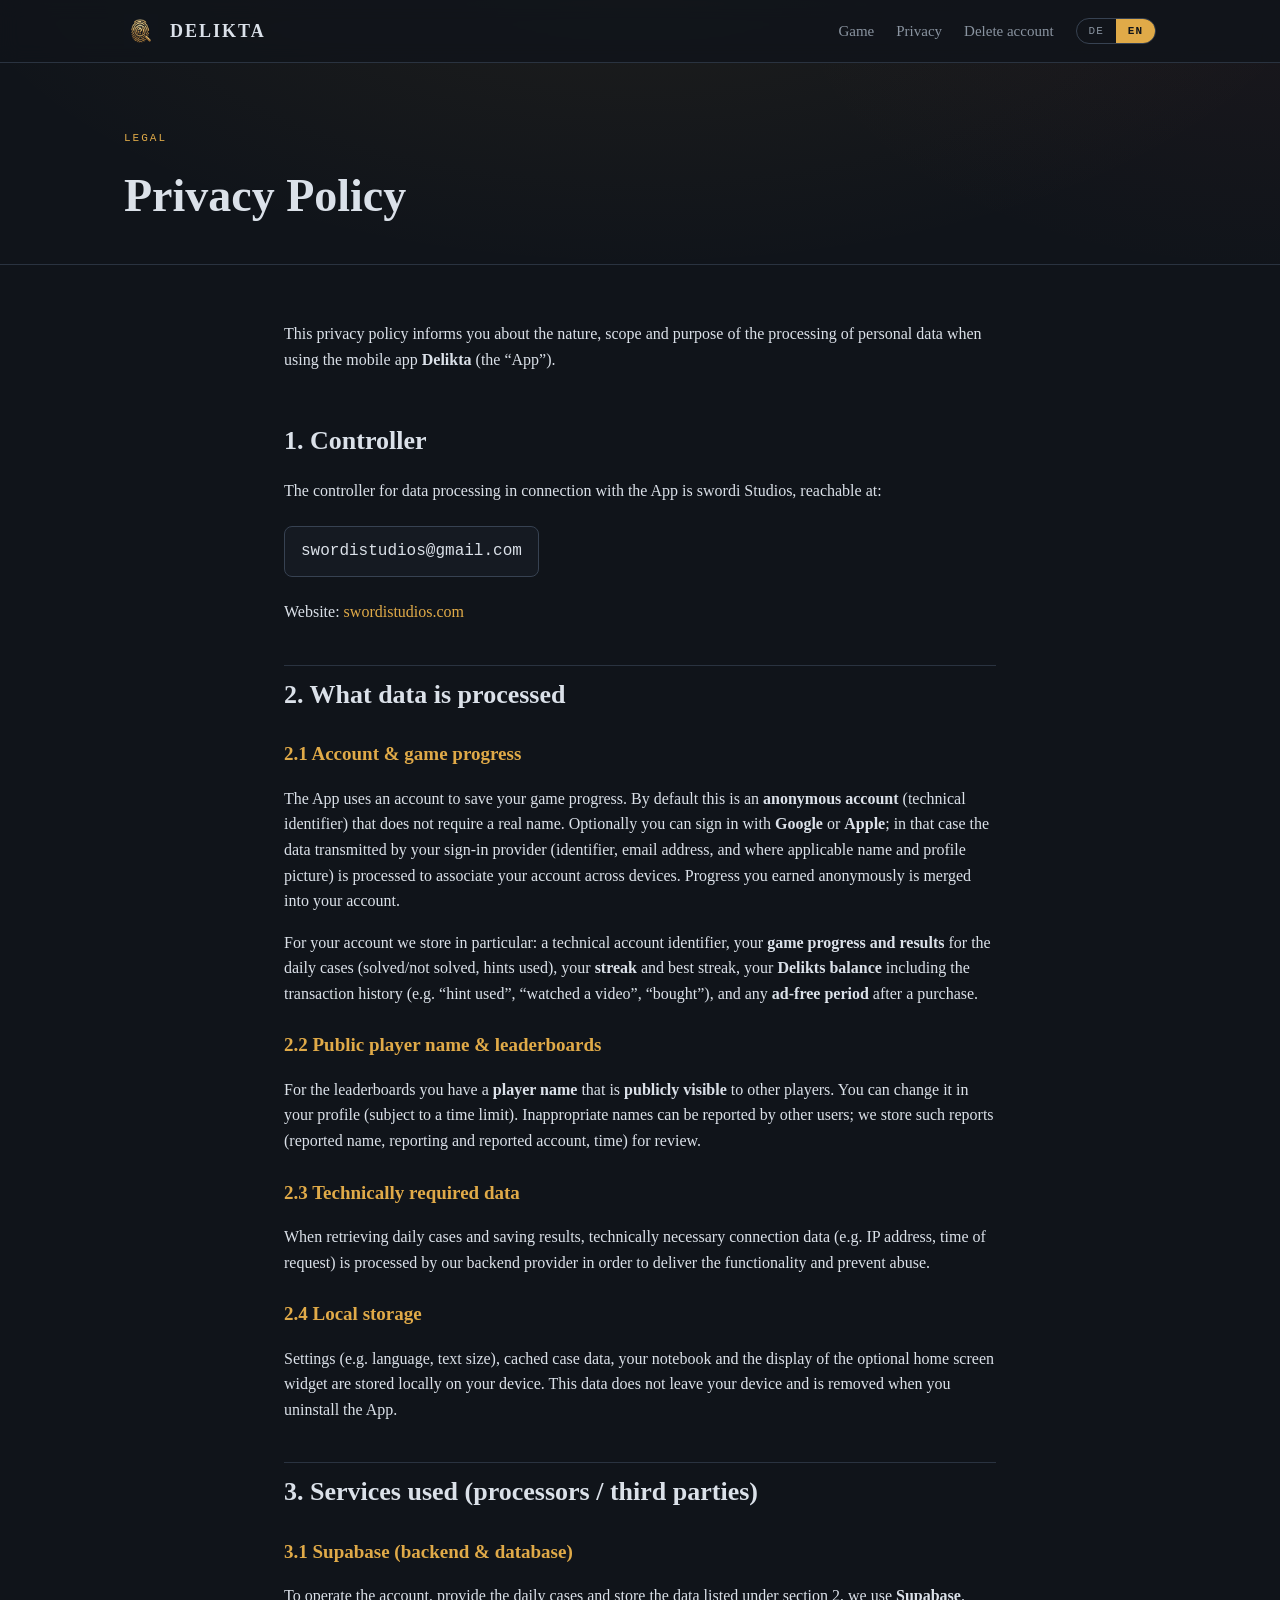
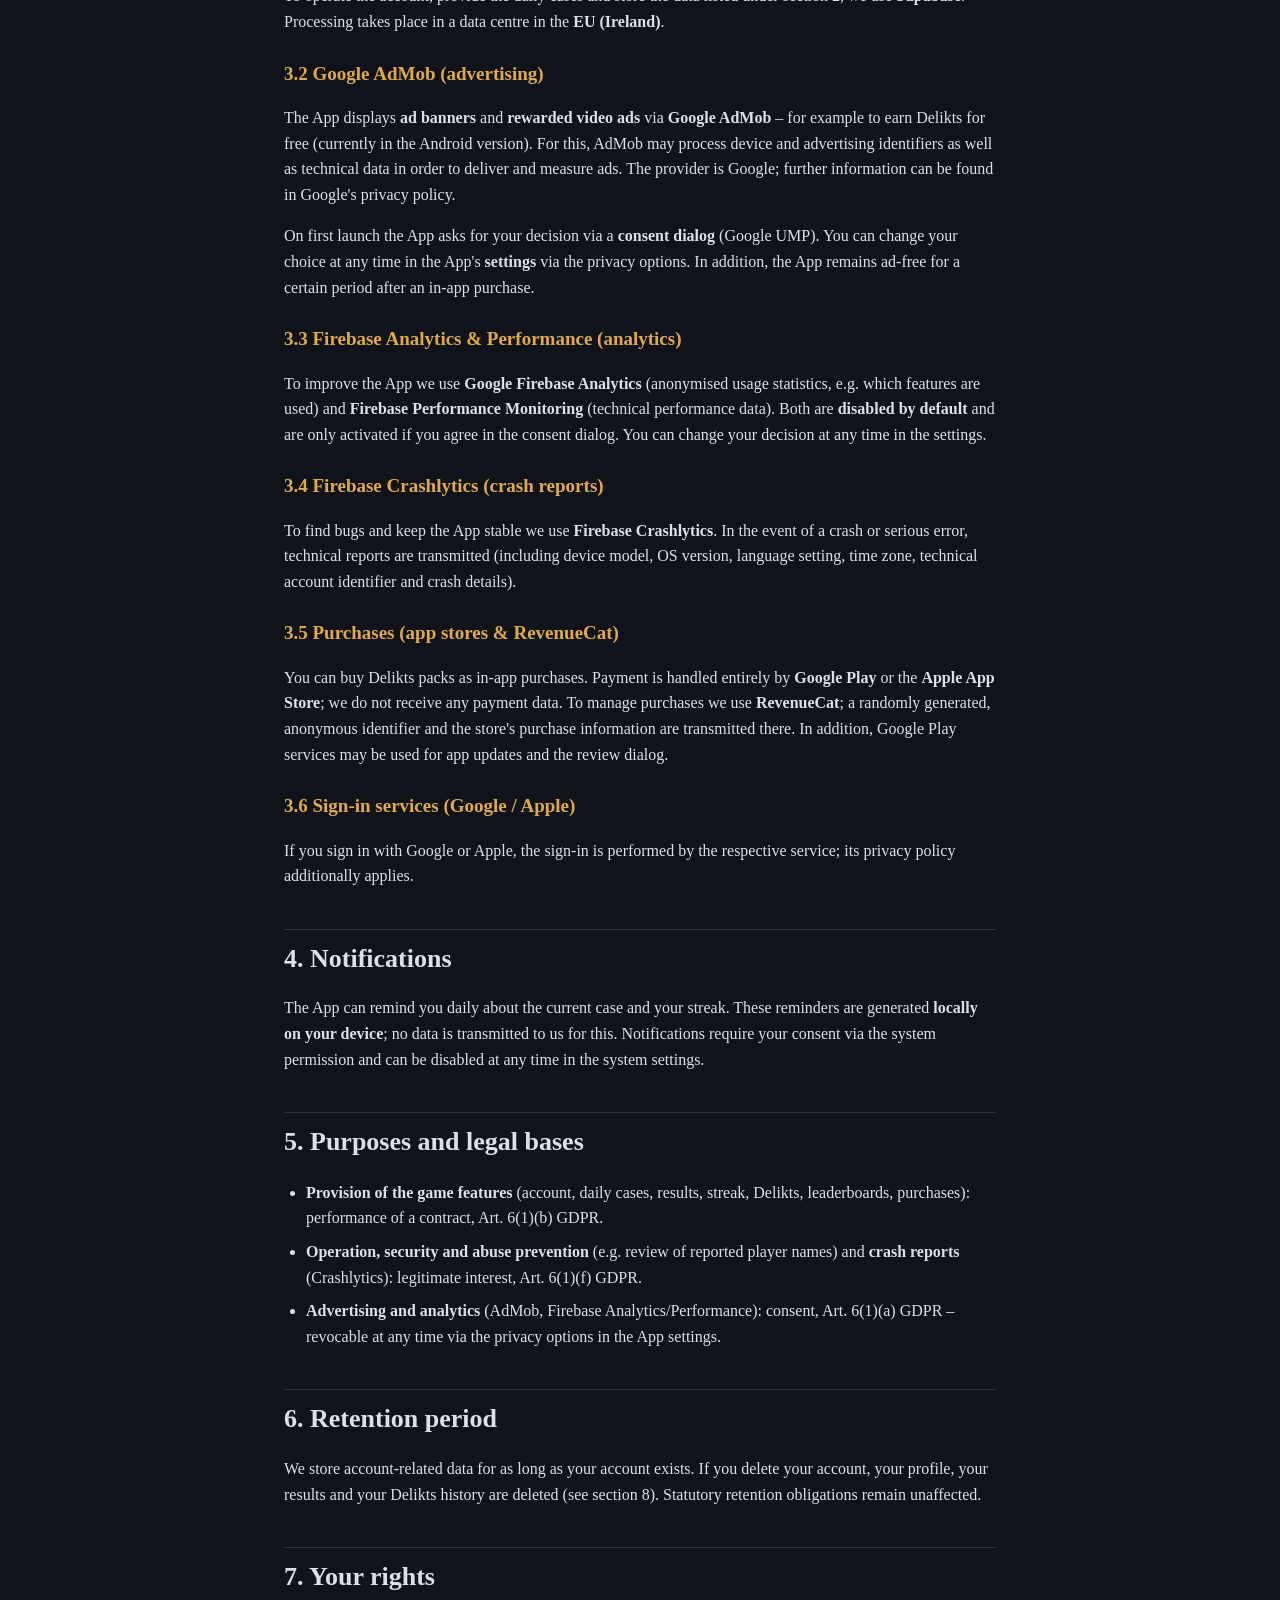
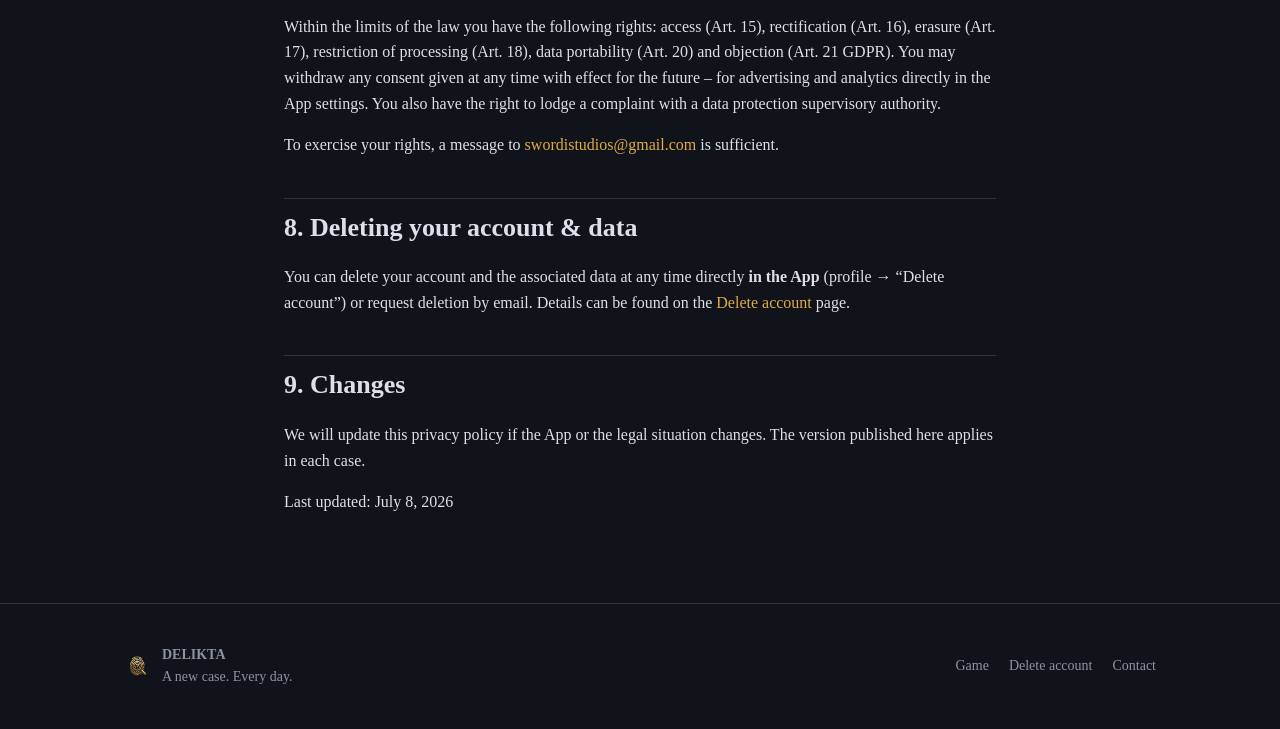
<file: privacy.html>
<!DOCTYPE html>
<html lang="de">
<head>
  <meta charset="utf-8">
  <meta name="viewport" content="width=device-width, initial-scale=1">
  <title>Delikta — Datenschutzerklärung</title>
  <meta name="description" content="Datenschutzerklärung für das mobile Spiel Delikta.">
  <link rel="icon" type="image/png" sizes="180x180" href="assets/icon-180.png">
  <link rel="apple-touch-icon" href="assets/icon-180.png">
  <link rel="stylesheet" href="css/style.css">
</head>
<body>
  <header class="site-header">
    <nav class="nav" aria-label="Hauptnavigation">
      <a class="brand" href="index.html">
        <img src="assets/icon-96.png" alt="" width="34" height="34">
        <span>DELIKTA</span>
      </a>
      <div class="nav-links">
        <a class="nav-text" href="index.html" data-i18n="nav.home">Spiel</a>
        <a class="nav-text" href="privacy.html" data-i18n="nav.privacy">Datenschutz</a>
        <a class="nav-text" href="delete-account.html" data-i18n="nav.delete">Account löschen</a>
        <div class="lang-switch" role="group" aria-label="Sprache / Language">
          <button type="button" data-set-lang="de" aria-pressed="true">DE</button>
          <button type="button" data-set-lang="en" aria-pressed="false">EN</button>
        </div>
      </div>
    </nav>
  </header>

  <main>
    <section class="page-hero">
      <div class="wrap">
        <p class="kicker" data-i18n="privacy.kicker">Rechtliches</p>
        <h1 data-i18n="privacy.title">Datenschutzerklärung</h1>
      </div>
    </section>

    <section class="content">
      <div class="wrap doc">

        <!-- ===================== DEUTSCH ===================== -->
        <div data-lang-block="de">
          <p>Diese Datenschutzerklärung informiert dich über Art, Umfang und Zweck der Verarbeitung personenbezogener Daten bei Nutzung der mobilen App <strong>Delikta</strong> („App").</p>

          <h2>1. Verantwortlicher</h2>
          <p>Verantwortlich für die Datenverarbeitung im Zusammenhang mit der App ist swordi Studios, erreichbar unter:</p>
          <p class="email-box">swordistudios@gmail.com</p>
          <p>Website: <a href="https://swordistudios.com/" target="_blank" rel="noopener">swordistudios.com</a></p>

          <h2>2. Welche Daten verarbeitet werden</h2>
          <h3>2.1 Konto &amp; Spielfortschritt</h3>
          <p>Die App nutzt ein Konto, um deinen Spielfortschritt zu sichern. Standardmäßig erfolgt dies über ein <strong>anonymes Konto</strong> (technische Kennung), das keinen Klarnamen erfordert. Optional kannst du dich mit <strong>Google</strong> oder <strong>Apple</strong> anmelden; dabei werden die von deinem Anmeldedienst übermittelten Daten (Kennung, E-Mail-Adresse, ggf. Name und Profilbild) verarbeitet, um dein Konto geräteübergreifend zuzuordnen. Bereits erspielter anonymer Fortschritt wird dabei mit deinem Konto zusammengeführt.</p>
          <p>Zu deinem Konto speichern wir insbesondere: eine technische Konto-Kennung, deinen <strong>Spielstand und deine Ergebnisse</strong> zu den Tagesfällen (gelöst/nicht gelöst, genutzte Tipps), deine <strong>Serie</strong> und beste Serie, dein <strong>Delikts-Guthaben</strong> samt Transaktionsverlauf (z. B. „Tipp genutzt", „Video angesehen", „Gekauft") sowie einen etwaigen <strong>werbefreien Zeitraum</strong> nach einem Kauf.</p>

          <h3>2.2 Öffentlicher Spielername &amp; Bestenlisten</h3>
          <p>Für die Bestenlisten führst du einen <strong>Spielernamen</strong>, der für andere Spieler:innen <strong>öffentlich sichtbar</strong> ist. Du kannst ihn in deinem Profil ändern (mit zeitlicher Begrenzung). Unangemessene Namen können von anderen Nutzer:innen gemeldet werden; solche Meldungen (gemeldeter Name, meldendes und gemeldetes Konto, Zeitpunkt) speichern wir zur Prüfung.</p>

          <h3>2.3 Technisch erforderliche Daten</h3>
          <p>Beim Abruf der Tagesfälle und beim Speichern von Ergebnissen werden technisch notwendige Verbindungsdaten (z. B. IP-Adresse, Zeitpunkt der Anfrage) durch unseren Backend-Dienstleister verarbeitet, um die Funktion bereitzustellen und Missbrauch zu verhindern.</p>

          <h3>2.4 Lokale Speicherung</h3>
          <p>Einstellungen (z. B. Sprache, Textgröße), zwischengespeicherte Falldaten, dein Hinweisbuch sowie die Anzeige des optionalen Homescreen-Widgets werden lokal auf deinem Gerät gespeichert. Diese Daten verlassen dein Gerät nicht und werden bei Deinstallation der App entfernt.</p>

          <h2>3. Eingesetzte Dienste (Auftragsverarbeiter / Dritte)</h2>
          <h3>3.1 Supabase (Backend &amp; Datenbank)</h3>
          <p>Zum Betrieb des Kontos, zur Bereitstellung der Tagesfälle und zur Speicherung der unter Ziffer 2 genannten Daten nutzen wir <strong>Supabase</strong>. Die Verarbeitung erfolgt in einem Rechenzentrum in der <strong>EU (Irland)</strong>.</p>

          <h3>3.2 Google AdMob (Werbung)</h3>
          <p>Die App zeigt <strong>Werbebanner</strong> und <strong>belohnte Videoanzeigen (Rewarded Ads)</strong> über <strong>Google AdMob</strong> – etwa um Delikts kostenlos zu verdienen (derzeit in der Android-Version). AdMob kann hierfür Geräte- und Werbekennungen sowie technische Daten verarbeiten, um Anzeigen auszuliefern und zu messen. Anbieter ist Google; nähere Informationen findest du in der Datenschutzerklärung von Google.</p>
          <p>Beim ersten Start holt die App deine Entscheidung über einen <strong>Einwilligungsdialog</strong> (Google UMP) ein. Du kannst deine Auswahl jederzeit in den <strong>Einstellungen der App</strong> über die Datenschutzoptionen ändern. Nach einem Kauf in der App bleibt die App zudem für einen bestimmten Zeitraum werbefrei.</p>

          <h3>3.3 Firebase Analytics &amp; Performance (Analyse)</h3>
          <p>Zur Verbesserung der App nutzen wir <strong>Google Firebase Analytics</strong> (anonymisierte Nutzungsstatistiken, z. B. welche Funktionen verwendet werden) und <strong>Firebase Performance Monitoring</strong> (technische Leistungsdaten). Beide sind <strong>standardmäßig deaktiviert</strong> und werden nur aktiviert, wenn du im Einwilligungsdialog zustimmst. Deine Entscheidung kannst du jederzeit in den Einstellungen ändern.</p>

          <h3>3.4 Firebase Crashlytics (Absturzberichte)</h3>
          <p>Um Fehler zu finden und die Stabilität der App zu sichern, verwenden wir <strong>Firebase Crashlytics</strong>. Bei einem Absturz oder schweren Fehler werden technische Berichte übermittelt (u. a. Gerätemodell, Systemversion, Spracheinstellung, Zeitzone, technische Konto-Kennung und Absturzdetails).</p>

          <h3>3.5 Käufe (App-Stores &amp; RevenueCat)</h3>
          <p>Delikts-Pakete kannst du per In-App-Kauf erwerben. Die Zahlungsabwicklung erfolgt vollständig über <strong>Google Play</strong> bzw. den <strong>Apple App Store</strong>; wir erhalten keine Zahlungsdaten. Zur Verwaltung der Käufe nutzen wir <strong>RevenueCat</strong>; dorthin werden eine zufällig erzeugte, anonyme Kennung sowie die Kaufinformationen des Stores übertragen. Daneben können Play-Dienste von Google für App-Updates und den Bewertungsdialog zum Einsatz kommen.</p>

          <h3>3.6 Anmeldedienste (Google / Apple)</h3>
          <p>Meldest du dich mit Google oder Apple an, wird die Anmeldung durch den jeweiligen Dienst durchgeführt; es gelten zusätzlich dessen Datenschutzbestimmungen.</p>

          <h2>4. Benachrichtigungen</h2>
          <p>Die App kann dich täglich an den aktuellen Fall und an deine Serie erinnern. Diese Erinnerungen werden <strong>lokal auf deinem Gerät</strong> erzeugt; dafür werden keine Daten an uns übertragen. Benachrichtigungen erfordern deine Zustimmung über die Systemberechtigung und lassen sich jederzeit in den Systemeinstellungen deaktivieren.</p>

          <h2>5. Zwecke und Rechtsgrundlagen</h2>
          <ul>
            <li><strong>Bereitstellung der Spielfunktionen</strong> (Konto, Tagesfälle, Ergebnisse, Serie, Delikts, Bestenlisten, Käufe): Vertragserfüllung, Art. 6 Abs. 1 lit. b DSGVO.</li>
            <li><strong>Betrieb, Sicherheit und Missbrauchsvermeidung</strong> (z. B. Prüfung gemeldeter Spielernamen) sowie <strong>Absturzberichte</strong> (Crashlytics): berechtigtes Interesse, Art. 6 Abs. 1 lit. f DSGVO.</li>
            <li><strong>Werbung und Analyse</strong> (AdMob, Firebase Analytics/Performance): Einwilligung, Art. 6 Abs. 1 lit. a DSGVO – jederzeit über die Datenschutzoptionen in den App-Einstellungen widerrufbar.</li>
          </ul>

          <h2>6. Speicherdauer</h2>
          <p>Wir speichern kontobezogene Daten, solange dein Konto besteht. Löschst du dein Konto, werden dein Profil, deine Ergebnisse und dein Delikts-Verlauf gelöscht (siehe Ziffer 8). Gesetzliche Aufbewahrungspflichten bleiben unberührt.</p>

          <h2>7. Deine Rechte</h2>
          <p>Dir stehen im Rahmen der gesetzlichen Vorgaben folgende Rechte zu: Auskunft (Art. 15), Berichtigung (Art. 16), Löschung (Art. 17), Einschränkung der Verarbeitung (Art. 18), Datenübertragbarkeit (Art. 20) sowie Widerspruch (Art. 21 DSGVO). Eine erteilte Einwilligung kannst du jederzeit mit Wirkung für die Zukunft widerrufen – für Werbung und Analyse direkt in den App-Einstellungen. Außerdem hast du das Recht, dich bei einer Datenschutz-Aufsichtsbehörde zu beschweren.</p>
          <p>Zur Ausübung deiner Rechte genügt eine Nachricht an <a href="mailto:swordistudios@gmail.com">swordistudios@gmail.com</a>.</p>

          <h2>8. Account &amp; Daten löschen</h2>
          <p>Du kannst dein Konto samt zugehöriger Daten jederzeit direkt <strong>in der App</strong> löschen (Profil → „Account löschen") oder die Löschung per E-Mail beantragen. Details findest du auf der Seite <a href="delete-account.html">Account löschen</a>.</p>

          <h2>9. Änderungen</h2>
          <p>Wir passen diese Datenschutzerklärung an, wenn sich die App oder die Rechtslage ändert. Es gilt jeweils die hier veröffentlichte Fassung.</p>

          <p class="muted">Stand: 8. Juli 2026</p>
        </div>

        <!-- ===================== ENGLISH ===================== -->
        <div data-lang-block="en">
          <p>This privacy policy informs you about the nature, scope and purpose of the processing of personal data when using the mobile app <strong>Delikta</strong> (the “App”).</p>

          <h2>1. Controller</h2>
          <p>The controller for data processing in connection with the App is swordi Studios, reachable at:</p>
          <p class="email-box">swordistudios@gmail.com</p>
          <p>Website: <a href="https://swordistudios.com/" target="_blank" rel="noopener">swordistudios.com</a></p>

          <h2>2. What data is processed</h2>
          <h3>2.1 Account &amp; game progress</h3>
          <p>The App uses an account to save your game progress. By default this is an <strong>anonymous account</strong> (technical identifier) that does not require a real name. Optionally you can sign in with <strong>Google</strong> or <strong>Apple</strong>; in that case the data transmitted by your sign-in provider (identifier, email address, and where applicable name and profile picture) is processed to associate your account across devices. Progress you earned anonymously is merged into your account.</p>
          <p>For your account we store in particular: a technical account identifier, your <strong>game progress and results</strong> for the daily cases (solved/not solved, hints used), your <strong>streak</strong> and best streak, your <strong>Delikts balance</strong> including the transaction history (e.g. “hint used”, “watched a video”, “bought”), and any <strong>ad-free period</strong> after a purchase.</p>

          <h3>2.2 Public player name &amp; leaderboards</h3>
          <p>For the leaderboards you have a <strong>player name</strong> that is <strong>publicly visible</strong> to other players. You can change it in your profile (subject to a time limit). Inappropriate names can be reported by other users; we store such reports (reported name, reporting and reported account, time) for review.</p>

          <h3>2.3 Technically required data</h3>
          <p>When retrieving daily cases and saving results, technically necessary connection data (e.g. IP address, time of request) is processed by our backend provider in order to deliver the functionality and prevent abuse.</p>

          <h3>2.4 Local storage</h3>
          <p>Settings (e.g. language, text size), cached case data, your notebook and the display of the optional home screen widget are stored locally on your device. This data does not leave your device and is removed when you uninstall the App.</p>

          <h2>3. Services used (processors / third parties)</h2>
          <h3>3.1 Supabase (backend &amp; database)</h3>
          <p>To operate the account, provide the daily cases and store the data listed under section 2, we use <strong>Supabase</strong>. Processing takes place in a data centre in the <strong>EU (Ireland)</strong>.</p>

          <h3>3.2 Google AdMob (advertising)</h3>
          <p>The App displays <strong>ad banners</strong> and <strong>rewarded video ads</strong> via <strong>Google AdMob</strong> – for example to earn Delikts for free (currently in the Android version). For this, AdMob may process device and advertising identifiers as well as technical data in order to deliver and measure ads. The provider is Google; further information can be found in Google's privacy policy.</p>
          <p>On first launch the App asks for your decision via a <strong>consent dialog</strong> (Google UMP). You can change your choice at any time in the App's <strong>settings</strong> via the privacy options. In addition, the App remains ad-free for a certain period after an in-app purchase.</p>

          <h3>3.3 Firebase Analytics &amp; Performance (analytics)</h3>
          <p>To improve the App we use <strong>Google Firebase Analytics</strong> (anonymised usage statistics, e.g. which features are used) and <strong>Firebase Performance Monitoring</strong> (technical performance data). Both are <strong>disabled by default</strong> and are only activated if you agree in the consent dialog. You can change your decision at any time in the settings.</p>

          <h3>3.4 Firebase Crashlytics (crash reports)</h3>
          <p>To find bugs and keep the App stable we use <strong>Firebase Crashlytics</strong>. In the event of a crash or serious error, technical reports are transmitted (including device model, OS version, language setting, time zone, technical account identifier and crash details).</p>

          <h3>3.5 Purchases (app stores &amp; RevenueCat)</h3>
          <p>You can buy Delikts packs as in-app purchases. Payment is handled entirely by <strong>Google Play</strong> or the <strong>Apple App Store</strong>; we do not receive any payment data. To manage purchases we use <strong>RevenueCat</strong>; a randomly generated, anonymous identifier and the store's purchase information are transmitted there. In addition, Google Play services may be used for app updates and the review dialog.</p>

          <h3>3.6 Sign-in services (Google / Apple)</h3>
          <p>If you sign in with Google or Apple, the sign-in is performed by the respective service; its privacy policy additionally applies.</p>

          <h2>4. Notifications</h2>
          <p>The App can remind you daily about the current case and your streak. These reminders are generated <strong>locally on your device</strong>; no data is transmitted to us for this. Notifications require your consent via the system permission and can be disabled at any time in the system settings.</p>

          <h2>5. Purposes and legal bases</h2>
          <ul>
            <li><strong>Provision of the game features</strong> (account, daily cases, results, streak, Delikts, leaderboards, purchases): performance of a contract, Art. 6(1)(b) GDPR.</li>
            <li><strong>Operation, security and abuse prevention</strong> (e.g. review of reported player names) and <strong>crash reports</strong> (Crashlytics): legitimate interest, Art. 6(1)(f) GDPR.</li>
            <li><strong>Advertising and analytics</strong> (AdMob, Firebase Analytics/Performance): consent, Art. 6(1)(a) GDPR – revocable at any time via the privacy options in the App settings.</li>
          </ul>

          <h2>6. Retention period</h2>
          <p>We store account-related data for as long as your account exists. If you delete your account, your profile, your results and your Delikts history are deleted (see section 8). Statutory retention obligations remain unaffected.</p>

          <h2>7. Your rights</h2>
          <p>Within the limits of the law you have the following rights: access (Art. 15), rectification (Art. 16), erasure (Art. 17), restriction of processing (Art. 18), data portability (Art. 20) and objection (Art. 21 GDPR). You may withdraw any consent given at any time with effect for the future – for advertising and analytics directly in the App settings. You also have the right to lodge a complaint with a data protection supervisory authority.</p>
          <p>To exercise your rights, a message to <a href="mailto:swordistudios@gmail.com">swordistudios@gmail.com</a> is sufficient.</p>

          <h2>8. Deleting your account &amp; data</h2>
          <p>You can delete your account and the associated data at any time directly <strong>in the App</strong> (profile → “Delete account”) or request deletion by email. Details can be found on the <a href="delete-account.html">Delete account</a> page.</p>

          <h2>9. Changes</h2>
          <p>We will update this privacy policy if the App or the legal situation changes. The version published here applies in each case.</p>

          <p class="muted">Last updated: July 8, 2026</p>
        </div>

      </div>
    </section>
  </main>

  <footer class="site-footer">
    <div class="wrap footer-grid">
      <div class="footer-brand">
        <img src="assets/icon-96.png" alt="" width="34" height="34">
        <div>
          <strong>DELIKTA</strong><br>
          <span class="muted" data-i18n="footer.tagline">Ein neuer Fall. Jeden Tag.</span>
        </div>
      </div>
      <div class="footer-links">
        <a href="index.html" data-i18n="nav.home">Spiel</a>
        <a href="delete-account.html" data-i18n="footer.delete">Account löschen</a>
        <a href="mailto:swordistudios@gmail.com" data-i18n="footer.contact">Kontakt</a>
      </div>
    </div>
  </footer>

  <script src="js/i18n.js"></script>
</body>
</html>
</file>
<file: css/style.css>
/* ===========================================================
   Delikta — Noir / Dark-Academia Theme
   Farbtokens portiert aus core/ui/.../Theme.kt (Noir-Objekt)
   =========================================================== */
:root {
  --bg: #10141A;
  --bg2: #151A22;
  --panel: #1A212B;
  --panel2: #202836;
  --line: #2A3340;
  --line2: #374252;

  --text: #DBE1E9;
  --muted: #8A94A1;
  --faint: #5D6776;

  --amber: #E0AA48;
  --amber-d: #B9882F;
  --red: #D65A4C;
  --red-d: #A23B30;
  --green: #5FB27E;

  /* „Papier"-Akte */
  --paper: #ECE6D6;
  --paper-edge: #D9D1BD;
  --paper-line: #CFC6AD;
  --ink: #2C2820;
  --ink-muted: #7A7363;
  --paper-panel: #F3EEE0;

  --frame: #3A4656;

  --serif: Georgia, "Times New Roman", "Iowan Old Style", serif;
  --mono: ui-monospace, "SF Mono", "Menlo", "Consolas", monospace;

  --maxw: 1080px;
  --radius: 14px;
  --shadow: 0 16px 40px rgba(0, 0, 0, 0.45);
}

* { box-sizing: border-box; }

html { scroll-behavior: smooth; }

body {
  margin: 0;
  background: var(--bg);
  color: var(--text);
  font-family: var(--serif);
  font-size: 17px;
  line-height: 1.6;
  -webkit-font-smoothing: antialiased;
}

/* Subtiler „Aktenraum"-Verlauf im Hintergrund */
body::before {
  content: "";
  position: fixed;
  inset: 0;
  z-index: -1;
  background:
    radial-gradient(1200px 600px at 50% -10%, rgba(224, 170, 72, 0.08), transparent 60%),
    radial-gradient(900px 500px at 100% 0%, rgba(214, 90, 76, 0.05), transparent 55%),
    var(--bg);
}

a { color: var(--amber); text-decoration: none; }
a:hover { text-decoration: underline; }

img, svg { max-width: 100%; }

.wrap {
  width: 100%;
  max-width: var(--maxw);
  margin: 0 auto;
  padding: 0 24px;
}

.kicker {
  font-family: var(--mono);
  font-size: 11px;
  letter-spacing: 2px;
  text-transform: uppercase;
  color: var(--amber);
}

.muted { color: var(--muted); }

/* ===================== Header / Nav ===================== */
.site-header {
  position: sticky;
  top: 0;
  z-index: 20;
  background: rgba(16, 20, 26, 0.82);
  backdrop-filter: blur(10px);
  border-bottom: 1px solid var(--line);
}
.nav {
  display: flex;
  align-items: center;
  gap: 20px;
  padding: 14px 24px;
  max-width: var(--maxw);
  margin: 0 auto;
}
.brand {
  display: flex;
  align-items: center;
  gap: 12px;
  font-weight: 800;
  letter-spacing: 2px;
  font-size: 18px;
  color: var(--text);
}
.brand:hover { text-decoration: none; }
.brand img { width: 34px; height: 34px; }
.nav-links {
  display: flex;
  gap: 22px;
  margin-left: auto;
  align-items: center;
}
.nav-links a {
  color: var(--muted);
  font-size: 15px;
}
.nav-links a:hover { color: var(--text); text-decoration: none; }

/* Sprachumschalter */
.lang-switch {
  display: inline-flex;
  border: 1px solid var(--line2);
  border-radius: 999px;
  overflow: hidden;
  font-family: var(--mono);
}
.lang-switch button {
  background: transparent;
  color: var(--muted);
  border: none;
  padding: 6px 12px;
  font-size: 11px;
  letter-spacing: 1px;
  cursor: pointer;
  font-family: var(--mono);
}
.lang-switch button[aria-pressed="true"] {
  background: var(--amber);
  color: var(--bg);
  font-weight: 700;
}

/* ===================== Hero ===================== */
.hero {
  padding: 80px 0 64px;
  text-align: center;
}
.hero-logo {
  width: 120px;
  height: 120px;
  margin: 0 auto 20px;
  display: block;
  filter: drop-shadow(0 10px 30px rgba(0, 0, 0, 0.5));
}
.hero h1 {
  font-size: clamp(40px, 9vw, 72px);
  font-weight: 800;
  letter-spacing: 6px;
  margin: 0 0 8px;
}
.hero .subline {
  font-size: clamp(18px, 3vw, 24px);
  color: var(--text);
  font-style: italic;
  margin: 14px 0 0;
}
.hero .lede {
  max-width: 620px;
  margin: 22px auto 0;
  color: var(--muted);
  font-size: 18px;
}

/* Download-Buttons */
.downloads {
  display: flex;
  gap: 16px;
  justify-content: center;
  flex-wrap: wrap;
  margin-top: 36px;
}
.store-btn {
  display: inline-flex;
  align-items: center;
  gap: 12px;
  padding: 14px 22px;
  border-radius: 12px;
  border: 1px solid var(--line2);
  background: var(--panel);
  color: var(--text);
  font-family: var(--mono);
  font-size: 13px;
  letter-spacing: 0.5px;
  cursor: pointer;
  position: relative;
  transition: border-color 0.15s ease, transform 0.15s ease;
}
.store-btn:hover { text-decoration: none; }
.store-btn:not([aria-disabled="true"]):hover {
  border-color: var(--amber);
  transform: translateY(-2px);
}
/* Platzhalter-Buttons (z. B. iOS, URL noch nicht bekannt) */
.store-btn[aria-disabled="true"] {
  cursor: not-allowed;
  opacity: 0.72;
}
.store-btn .store-icon { font-size: 22px; }
.store-btn .store-line small {
  display: block;
  font-size: 9px;
  letter-spacing: 2px;
  color: var(--muted);
  text-transform: uppercase;
}
.store-btn .store-line strong { font-size: 15px; font-weight: 700; }
.store-btn .badge-soon {
  font-family: var(--mono);
  font-size: 9px;
  letter-spacing: 1px;
  color: var(--amber);
  border: 1px solid var(--amber-d);
  border-radius: 6px;
  padding: 2px 6px;
}

/* QR-Code zum Play Store */
.qr {
  display: inline-flex;
  flex-direction: column;
  align-items: center;
  gap: 10px;
  margin-top: 28px;
  padding: 14px;
  border: 1px solid var(--line);
  border-radius: var(--radius);
  background: var(--panel);
  transition: border-color 0.15s ease, transform 0.15s ease;
}
.qr:hover {
  text-decoration: none;
  border-color: var(--amber);
  transform: translateY(-2px);
}
.qr img {
  display: block;
  border-radius: 8px;
  background: var(--paper);
}
.qr-caption {
  font-family: var(--mono);
  font-size: 10px;
  letter-spacing: 2px;
  text-transform: uppercase;
  color: var(--muted);
}

/* ===================== Sections ===================== */
section.block { padding: 64px 0; border-top: 1px solid var(--line); }
.section-head { text-align: center; max-width: 680px; margin: 0 auto 44px; }
.section-head h2 {
  font-size: clamp(28px, 5vw, 40px);
  font-weight: 800;
  margin: 10px 0 0;
}
.section-head p { color: var(--muted); font-size: 18px; }

/* Falltyp-Karten */
.cards {
  display: grid;
  grid-template-columns: repeat(3, 1fr);
  gap: 22px;
}
/* Zwei-Karten-Variante: zentriert, nimmt nicht die volle Breite ein */
.cards--two {
  grid-template-columns: repeat(2, 1fr);
  max-width: 760px;
  margin-inline: auto;
}
/* Ungerade letzte Karte (z. B. 5.) mittig über beide Spalten */
.cards--two > .card:last-child:nth-child(odd) {
  grid-column: 1 / -1;
  max-width: calc((760px - 22px) / 2);
  justify-self: center;
}
.card {
  background: var(--panel);
  border: 1px solid var(--line);
  border-radius: var(--radius);
  padding: 26px 24px;
  position: relative;
  overflow: hidden;
}
.card::before {
  content: "";
  position: absolute;
  left: 0; top: 0;
  width: 100%; height: 3px;
  background: linear-gradient(90deg, var(--amber), transparent);
}
.card .case-no {
  font-family: var(--mono);
  font-size: 10px;
  letter-spacing: 2px;
  color: var(--faint);
}
.card h3 { font-size: 22px; margin: 8px 0 10px; }
.card p { color: var(--muted); font-size: 15px; margin: 0; }

/* So funktioniert's — Schritte */
.steps {
  display: grid;
  grid-template-columns: repeat(3, 1fr);
  gap: 22px;
}
.step {
  text-align: center;
  padding: 24px;
}
.step .num {
  font-family: var(--serif);
  font-size: 44px;
  font-weight: 800;
  color: var(--amber);
  line-height: 1;
}
.step h4 { font-size: 19px; margin: 14px 0 8px; }
.step p { color: var(--muted); font-size: 15px; margin: 0; }

.attr-row {
  display: flex;
  justify-content: center;
  gap: 14px;
  flex-wrap: wrap;
  margin-top: 28px;
}
.attr-chip {
  font-family: var(--mono);
  font-size: 12px;
  letter-spacing: 2px;
  text-transform: uppercase;
  padding: 10px 18px;
  border: 1px solid var(--line2);
  border-radius: 999px;
  background: var(--bg2);
  color: var(--text);
}

/* Screenshots */
.shots {
  display: flex;
  gap: 24px;
  justify-content: center;
  flex-wrap: wrap;
}
.shots img {
  width: 230px;
  border-radius: 26px;
  border: 1px solid var(--line);
  box-shadow: var(--shadow);
}

/* ===================== Legal / Content pages ===================== */
.page-hero {
  padding: 56px 0 32px;
  border-bottom: 1px solid var(--line);
}
.page-hero h1 {
  font-size: clamp(30px, 6vw, 46px);
  font-weight: 800;
  margin: 8px 0 0;
}
.content { padding: 40px 0 72px; }
.content .doc { max-width: 760px; margin: 0 auto; }
.content h2 {
  font-size: 26px;
  margin: 40px 0 12px;
  padding-top: 8px;
  border-top: 1px solid var(--line);
}
.content h2:first-of-type { border-top: none; }
.content h3 { font-size: 19px; margin: 24px 0 8px; color: var(--amber); }
.content p, .content li { color: var(--text); font-size: 16px; }
.content ul { padding-left: 22px; }
.content li { margin-bottom: 8px; }

.note {
  background: rgba(224, 170, 72, 0.08);
  border: 1px solid var(--amber-d);
  border-left-width: 4px;
  border-radius: 8px;
  padding: 16px 18px;
  margin: 24px 0;
  font-size: 15px;
}
.note strong { color: var(--amber); }

.placeholder {
  color: var(--red);
  font-family: var(--mono);
  font-size: 0.9em;
}

/* Akten-Box für die Lösch-Anleitung */
.file-card {
  background: var(--paper);
  color: var(--ink);
  border: 1px solid var(--paper-edge);
  border-radius: 8px;
  padding: 28px 30px;
  margin: 28px 0;
  font-family: var(--serif);
  box-shadow: var(--shadow);
  background-image: repeating-linear-gradient(
    var(--paper) 0 30px,
    var(--paper-line) 30px 31px
  );
}
.file-card h3 { color: var(--ink); margin-top: 0; }
.file-card p, .file-card li { color: var(--ink); }
.file-card a { color: var(--red-d); font-weight: 700; }
.file-card .stamp {
  font-family: var(--mono);
  font-size: 11px;
  letter-spacing: 2px;
  color: var(--ink-muted);
  text-transform: uppercase;
}

.btn-primary {
  display: inline-block;
  background: var(--amber);
  color: var(--bg);
  font-weight: 700;
  font-family: var(--serif);
  font-size: 16px;
  padding: 13px 26px;
  border-radius: 10px;
  margin-top: 8px;
}
.btn-primary:hover { background: var(--amber-d); text-decoration: none; }

.email-box {
  font-family: var(--mono);
  font-size: 16px;
  background: var(--bg2);
  border: 1px solid var(--line2);
  border-radius: 8px;
  padding: 12px 16px;
  display: inline-block;
  margin: 6px 0;
  color: var(--amber);
}

/* ===================== Footer ===================== */
.site-footer {
  border-top: 1px solid var(--line);
  padding: 40px 0;
  color: var(--muted);
  font-size: 14px;
}
.footer-grid {
  display: flex;
  justify-content: space-between;
  gap: 24px;
  flex-wrap: wrap;
  align-items: center;
}
.footer-links { display: flex; gap: 20px; flex-wrap: wrap; }
.footer-links a { color: var(--muted); }
.footer-links a:hover { color: var(--text); }
.footer-brand { display: flex; align-items: center; gap: 10px; }
.footer-brand img { width: 28px; height: 28px; }

/* i18n: nur aktive Sprache zeigen */
[data-lang-block] { display: none; }
[data-lang-block].lang-active { display: block; }

/* ===================== Responsive ===================== */
@media (max-width: 820px) {
  .cards, .cards--two, .steps { grid-template-columns: 1fr; }
  .nav-links { gap: 14px; }
  .nav-links a.nav-text { display: none; }
}
@media (max-width: 520px) {
  body { font-size: 16px; }
  .wrap { padding: 0 18px; }
  .nav { padding: 12px 18px; gap: 10px; }
  .hero { padding: 56px 0 44px; }
}
</file>
